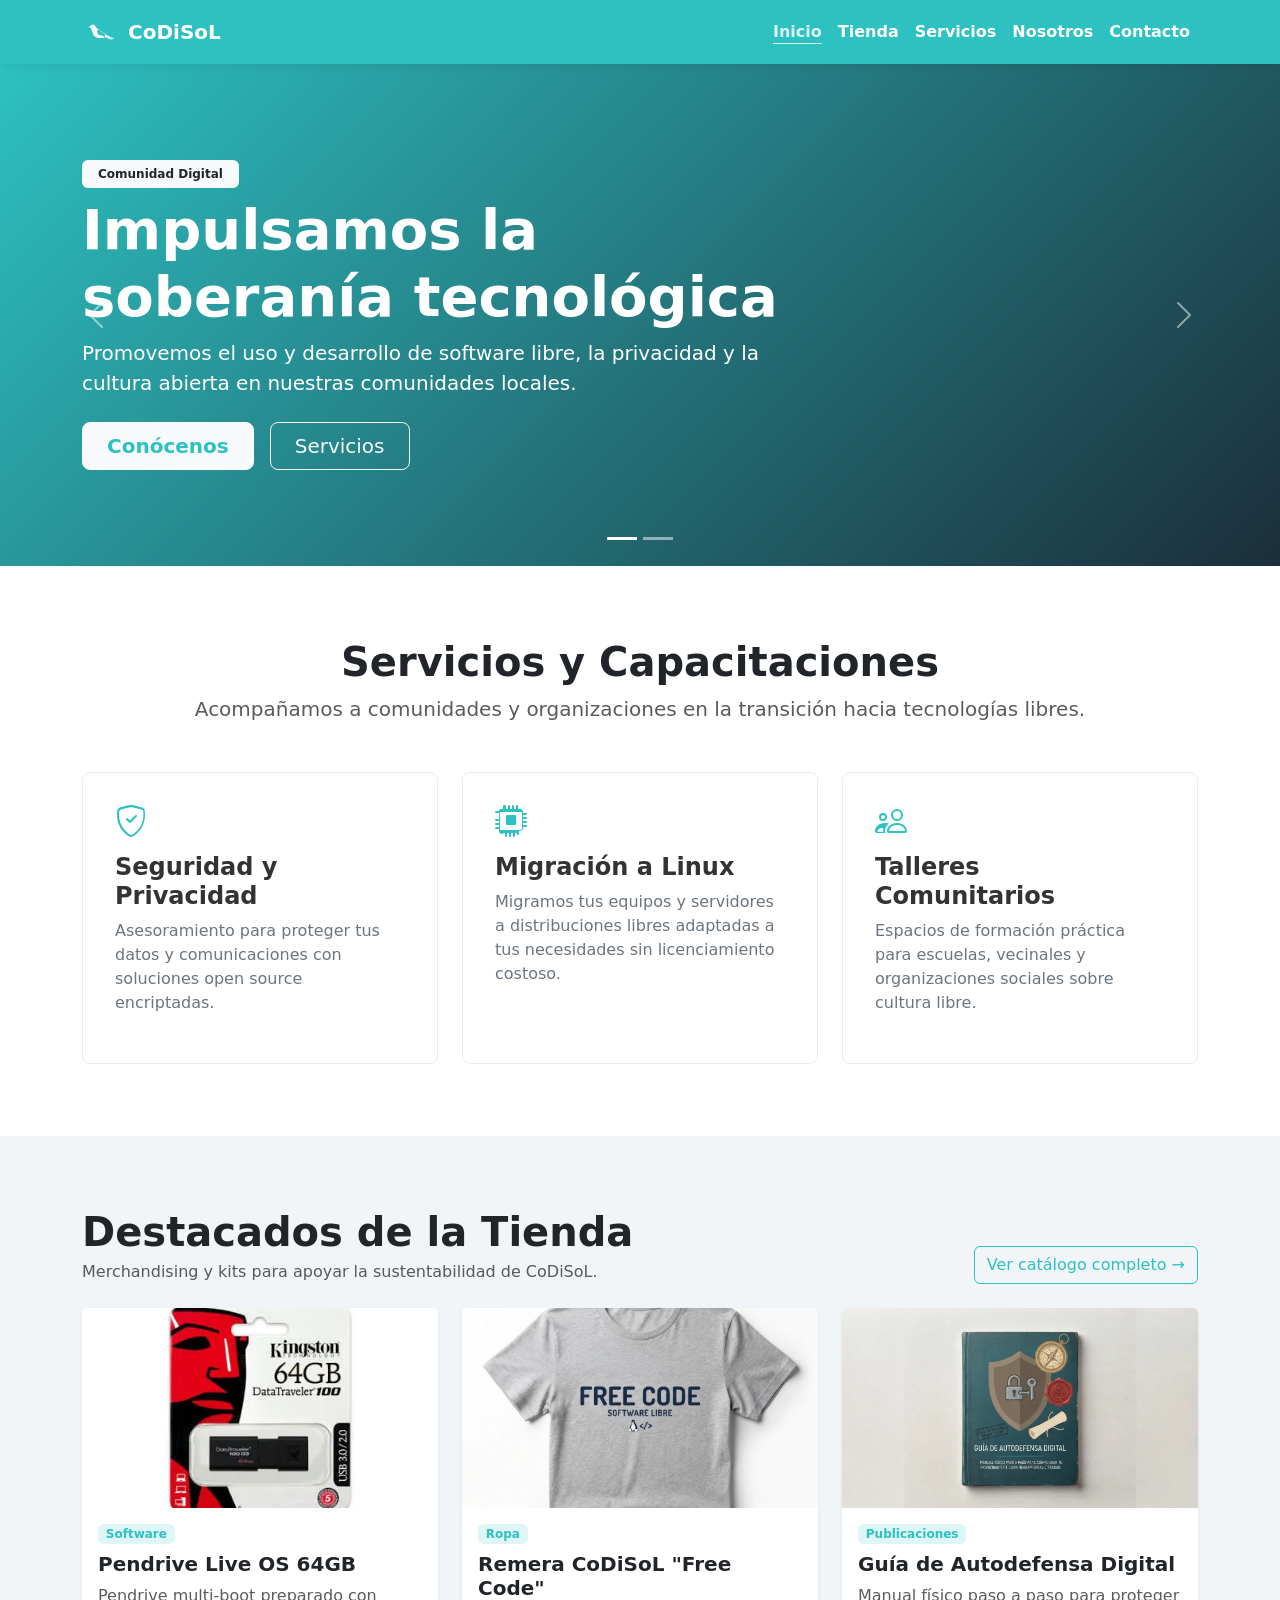
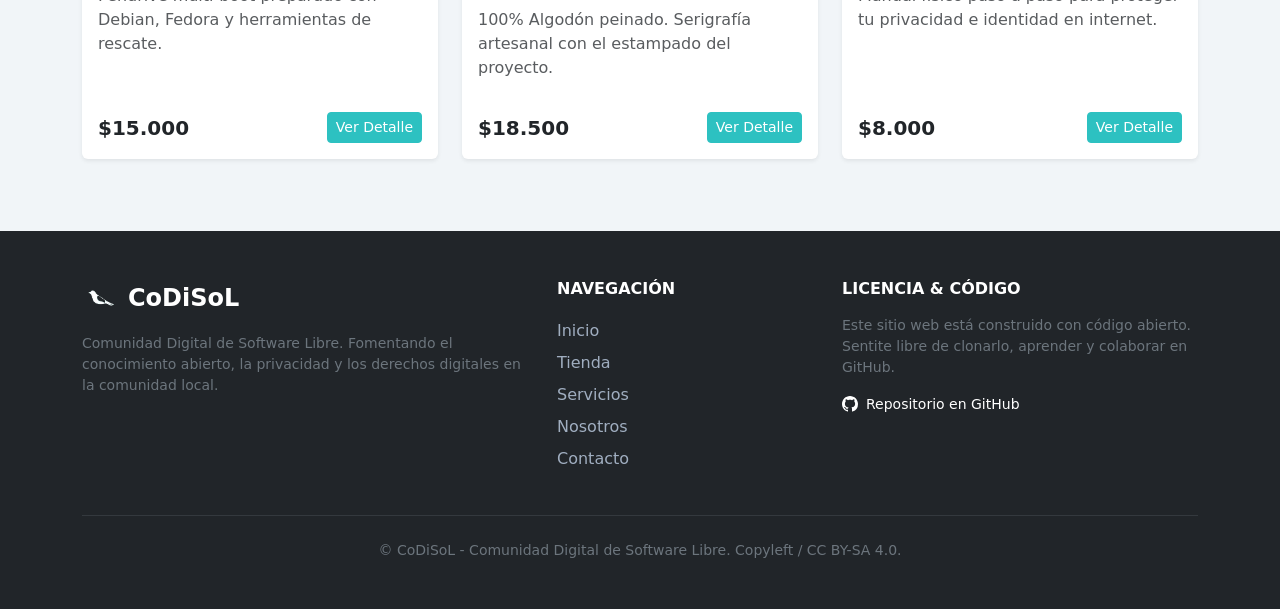
<file: index.html>
<!DOCTYPE html>
<html lang="es">
<head>
    <meta charset="UTF-8">
    <meta name="viewport" content="width=device-width, initial-scale=1.0">

    <!-- SEO Básico -->
    <title>CoDiSoL - Comunidad Digital de Software Libre</title>
    <meta name="description" content="Comunidad dedicada a promover la cultura libre, la privacidad, la soberanía tecnológica y el software libre en nuestras comunidades.">
    <meta name="keywords" content="software libre, open source, privacidad, linux, soberania tecnologica, codisol">
    <meta name="author" content="CoDiSoL">
    <link rel="icon" type="image/webp" href="./img/logo.webp">

    <!-- Open Graph (Redes Sociales) -->
    <meta property="og:title" content="CoDiSoL - Comunidad Digital de Software Libre">
    <meta property="og:description" content="Difundimos la cultura libre, privacidad y autonomía digital.">
    <meta property="og:image" content=""> <!-- ahí va la url del github pages despues-->
    <meta property="og:type" content="website">

    <!-- Bootstrap 5 CSS CDN -->
    <link href="https://cdn.jsdelivr.net/npm/bootstrap@5.3.3/dist/css/bootstrap.min.css" rel="stylesheet" integrity="sha384-QWTKZyjpPEjISv5WaRU9OFeRpok6YctnYmDr5pNlyT2bRjXh0JMhjY6hW+ALEwIH" crossorigin="anonymous">

    <!-- Estilos Propios (debe ir DESPUÉS de Bootstrap para sobreescribir) -->
    <link rel="stylesheet" href="./css/style.css">

    <!-- Deferred JS para no bloquear render -->
    <script src="./js/main.js" defer></script>
</head>
<body>

    <header class="sticky-top">
        <nav class="navbar navbar-expand-lg custom-navbar">
            <div class="container">
                <a class="navbar-brand d-flex align-items-center gap-2" href="index.html">
                    <img src="./img/logo-transparente.webp" alt="Logo de CoDiSoL - Comunidad Digital de Software Libre" class="logo-img">
                    <span class="brand-text fw-bold">CoDiSoL</span>
                </a>

                <button class="navbar-toggler border-0 shadow-none" type="button" data-bs-toggle="collapse" data-bs-target="#navbarNav" aria-controls="navbarNav" aria-expanded="false" aria-label="Toggle navigation">
                    <span class="navbar-toggler-icon"></span>
                </button>

                <div class="collapse navbar-collapse" id="navbarNav">
                    <ul class="navbar-nav ms-auto text-center py-2 py-lg-0 fw-semibold">
                        <li class="nav-item">
                            <a class="nav-link active" aria-current="page" href="index.html">Inicio</a>
                        </li>
                        <li class="nav-item">
                            <a class="nav-link" href="tienda.html">Tienda</a>
                        </li>
                        <li class="nav-item">
                            <a class="nav-link" href="servicios.html">Servicios</a>
                        </li>
                        <li class="nav-item">
                            <a class="nav-link" href="nosotros.html">Nosotros</a>
                        </li>
                        <li class="nav-item">
                            <a class="nav-link" href="contacto.html">Contacto</a>
                        </li>
                    </ul>
                </div>
            </div>
        </nav>
    </header>

    <main>
            <!-- 1. Hero Section con Carrusel de Bootstrap -->
            <section class="hero-section text-white">
                <div id="heroCarousel" class="carousel slide carousel-fade" data-bs-ride="carousel">
                    <div class="carousel-indicators">
                        <button type="button" data-bs-target="#heroCarousel" data-bs-slide-to="0" class="active" aria-current="true" aria-label="Slide 1"></button>
                        <button type="button" data-bs-target="#heroCarousel" data-bs-slide-to="1" aria-label="Slide 2"></button>
                    </div>
                    <div class="carousel-inner">
                        <div class="carousel-item active hero-slide-1 py-5">
                            <div class="container text-center text-lg-start py-5">
                                <div class="row align-items-center">
                                    <div class="col-lg-8">
                                        <span class="badge bg-light text-dark mb-2 px-3 py-2 fw-semibold">Comunidad Digital</span>
                                        <h1 class="display-4 fw-bold">Impulsamos la soberanía tecnológica</h1>
                                        <p class="lead mb-4">Promovemos el uso y desarrollo de software libre, la privacidad y la cultura abierta en nuestras comunidades locales.</p>
                                        <div class="d-flex gap-3 justify-content-center justify-content-lg-start">
                                            <a href="nosotros.html" class="btn btn-light btn-lg text-primary-custom fw-bold px-4">Conócenos</a>
                                            <a href="servicios.html" class="btn btn-outline-light btn-lg px-4">Servicios</a>
                                        </div>
                                    </div>
                                </div>
                            </div>
                        </div>
                        <div class="carousel-item hero-slide-2 py-5">
                            <div class="container text-center text-lg-start py-5">
                                <div class="row align-items-center">
                                    <div class="col-lg-8">
                                        <span class="badge bg-light text-dark mb-2 px-3 py-2 fw-semibold">Cultura Libre</span>
                                        <h1 class="display-4 fw-bold">Privacidad y Autonomía Digital</h1>
                                        <p class="lead mb-4">Brindamos talleres, consultorías y herramientas éticas para personas, colectivos y emprendimientos.</p>
                                        <div class="d-flex gap-3 justify-content-center justify-content-lg-start">
                                            <a href="tienda.html" class="btn btn-light btn-lg text-primary-custom fw-bold px-4">Ir a la Tienda</a>
                                            <a href="contacto.html" class="btn btn-outline-light btn-lg px-4">Sumate</a>
                                        </div>
                                    </div>
                                </div>
                            </div>
                        </div>
                    </div>
                    <button class="carousel-control-prev" type="button" data-bs-target="#heroCarousel" data-bs-slide="prev">
                        <span class="carousel-control-prev-icon" aria-hidden="true"></span>
                        <span class="visually-hidden">Anterior</span>
                    </button>
                    <button class="carousel-control-next" type="button" data-bs-target="#heroCarousel" data-bs-slide="next">
                        <span class="carousel-control-next-icon" aria-hidden="true"></span>
                        <span class="visually-hidden">Siguiente</span>
                    </button>
                </div>
            </section>

            <!-- 2. Introducción a Servicios (Flexbox / Grid) -->
            <section class="py-5 bg-white">
                <div class="container py-4">
                    <header class="text-center mb-5">
                        <h2 class="h1 fw-bold text-dark">Servicios y Capacitaciones</h2>
                        <p class="text-muted fs-5">Acompañamos a comunidades y organizaciones en la transición hacia tecnologías libres.</p>
                    </header>

                    <div class="services-grid">
                        <article class="service-card">
                            <div class="icon-wrapper">
                                <svg xmlns="http://www.w3.org/2000/svg" width="32" height="32" fill="currentColor" class="bi bi-shield-check" viewBox="0 0 16 16">
                                    <path d="M5.338 1.59a61 61 0 0 0-2.837.856.48.48 0 0 0-.328.39c-.554 4.157.726 7.19 2.253 9.188a10.7 10.7 0 0 0 2.287 2.233c.346.244.652.42.893.533q.18.085.293.126a1 1 0 0 0 .157.045q.038.007.073.007c.035 0 .06-.002.073-.007a1 1 0 0 0 .157-.045q.113-.041.293-.126c.241-.113.547-.29.893-.533a10.7 10.7 0 0 0 2.287-2.233c1.527-1.997 2.807-5.031 2.253-9.188a.48.48 0 0 0-.328-.39c-.651-.213-1.75-.56-2.837-.855C9.552 1.29 8.531 1.067 8 1.067c-.53 0-1.552.223-2.662.523zM5.072.56C6.157.265 7.31 0 8 0s1.843.265 2.928.56c1.11.3 2.229.655 2.887.87a1.5 1.5 0 0 1 1.044 1.262c.596 4.477-.787 7.795-2.465 9.99a11.7 11.7 0 0 1-2.517 2.453 7 7 0 0 1-1.048.625c-.28.132-.581.24-.829.24s-.548-.108-.829-.24a7 7 0 0 1-1.048-.625 11.7 11.7 0 0 1-2.517-2.453C1.928 10.487.545 7.169 1.141 2.692A1.5 1.5 0 0 1 2.185 1.43C2.843 1.215 3.962.86 5.072.56"/>
                                    <path d="M10.854 5.146a.5.5 0 0 1 0 .708l-3 3a.5.5 0 0 1-.708 0l-1.5-1.5a.5.5 0 1 1 .708-.708L7.5 7.793l2.646-2.647a.5.5 0 0 1 .708 0"/>
                                </svg>
                            </div>
                            <h3 class="h4 fw-semibold mt-3">Seguridad y Privacidad</h3>
                            <p class="text-secondary">Asesoramiento para proteger tus datos y comunicaciones con soluciones open source encriptadas.</p>
                        </article>

                        <article class="service-card">
                            <div class="icon-wrapper">
                                <svg xmlns="http://www.w3.org/2000/svg" width="32" height="32" fill="currentColor" class="bi bi-cpu" viewBox="0 0 16 16">
                                    <path d="M5 0a.5.5 0 0 1 .5.5V2h1V.5a.5.5 0 0 1 1 0V2h1V.5a.5.5 0 0 1 1 0V2h1V.5a.5.5 0 0 1 1 0V2h.5A1.5 1.5 0 0 1 14 3.5V4h1.5a.5.5 0 0 1 0 1H14v1h1.5a.5.5 0 0 1 0 1H14v1h1.5a.5.5 0 0 1 0 1H14v1h1.5a.5.5 0 0 1 0 1H14v.5a1.5 1.5 0 0 1-1.5 1.5H12v1.5a.5.5 0 0 1-1 0V14h-1v1.5a.5.5 0 0 1-1 0V14h-1v1.5a.5.5 0 0 1-1 0V14h-1v1.5a.5.5 0 0 1-1 0V14h-.5A1.5 1.5 0 0 1 2 12.5V12H.5a.5.5 0 0 1 0-1H2v-1H.5a.5.5 0 0 1 0-1H2v-1H.5a.5.5 0 0 1 0-1H2V4H.5a.5.5 0 0 1 0-1H2v-.5A1.5 1.5 0 0 1 3.5 2H4V.5a.5.5 0 0 1 .5-.5M3 3.5a.5.5 0 0 0-.5.5v8a.5.5 0 0 0 .5.5h10a.5.5 0 0 0 .5-.5V4a.5.5 0 0 0-.5-.5z"/>
                                    <path d="M5.5 5.5A.5.5 0 0 1 6 5h4a.5.5 0 0 1 .5.5v4a.5.5 0 0 1-.5.5H6a.5.5 0 0 1-.5-.5z"/>
                                </svg>
                            </div>
                            <h3 class="h4 fw-semibold mt-3">Migración a Linux</h3>
                            <p class="text-secondary">Migramos tus equipos y servidores a distribuciones libres adaptadas a tus necesidades sin licenciamiento costoso.</p>
                        </article>

                        <article class="service-card">
                            <div class="icon-wrapper">
                                <svg xmlns="http://www.w3.org/2000/svg" width="32" height="32" fill="currentColor" class="bi bi-people" viewBox="0 0 16 16">
                                    <path d="M15 14s1 0 1-1-1-4-5-4-5 3-5 4 1 1 1 1zm-7.978-1L7 12.996c.001-.264.167-1.03.76-1.72C8.312 10.629 9.282 10 11 10c1.717 0 2.687.63 3.24 1.276.593.69.758 1.457.76 1.72l-.008.004zM11 7a2 2 0 1 0 0-4 2 2 0 0 0 0 4m3-2a3 3 0 1 1-6 0 3 3 0 0 1 6 0M6.936 9.28a6 6 0 0 0-1.23-.247A7 7 0 0 0 5 9c-4 0-5 3-5 4 0 1 1 1 1 1h4.216A2.24 2.24 0 0 1 5 13c0-1.01.377-2.042 1.09-2.904.243-.294.526-.569.846-.816M4.92 10A5.5 5.5 0 0 0 4 12.996c.001.077.018.232.072.417H1.18c.008-.12.062-.43.232-.767C1.727 12.08 2.378 11.5 3.5 11.5c.57 0 1.02.146 1.42.5M4 8a2 2 0 1 0 0-4 2 2 0 0 0 0 4m0-1a1 1 0 1 1 0-2 1 1 0 0 1 0 2"/>
                                </svg>
                            </div>
                            <h3 class="h4 fw-semibold mt-3">Talleres Comunitarios</h3>
                            <p class="text-secondary">Espacios de formación práctica para escuelas, vecinales y organizaciones sociales sobre cultura libre.</p>
                        </article>
                    </div>
                </div>
            </section>

            <!-- 3. Destacados del E-commerce (Grilla CSS Grid + Modals) -->
            <section class="py-5 bg-light-section">
                <div class="container py-4">
                    <header class="d-flex justify-content-between align-items-end mb-4">
                        <div>
                            <h2 class="h1 fw-bold text-dark mb-1">Destacados de la Tienda</h2>
                            <p class="text-muted m-0">Merchandising y kits para apoyar la sustentabilidad de CoDiSoL.</p>
                        </div>
                        <a href="tienda.html" class="btn btn-outline-primary-custom d-none d-md-inline-block">Ver catálogo completo →</a>
                    </header>

                    <div class="products-grid">
                        <!-- Producto 1 -->
                        <article class="card h-100 product-card shadow-sm border-0">
                            <img src="./img/pendrive.webp" class="card-img-top" alt="Pendrive Booteable con Linux Live de CoDiSoL">
                            <div class="card-body d-flex flex-column">
                                <span class="badge bg-celeste-light text-primary-custom mb-2 align-self-start">Software</span>
                                <h3 class="card-title h5 fw-bold">Pendrive Live OS 64GB</h3>
                                <p class="card-text text-muted flex-grow-1">Pendrive multi-boot preparado con Debian, Fedora y herramientas de rescate.</p>
                                <div class="d-flex align-items-center justify-content-between mt-3">
                                    <span class="fs-5 fw-bold text-dark">$15.000</span>
                                    <button class="btn btn-primary-custom btn-sm" data-bs-toggle="modal" data-bs-target="#productModal1">Ver Detalle</button>
                                </div>
                            </div>
                        </article>

                        <!-- Producto 2 -->
                        <article class="card h-100 product-card shadow-sm border-0">
                            <img src="./img/remera.webp" class="card-img-top" alt="Remera CoDiSoL 100% Algodón">
                            <div class="card-body d-flex flex-column">
                                <span class="badge bg-celeste-light text-primary-custom mb-2 align-self-start">Ropa</span>
                                <h3 class="card-title h5 fw-bold">Remera CoDiSoL "Free Code"</h3>
                                <p class="card-text text-muted flex-grow-1">100% Algodón peinado. Serigrafía artesanal con el estampado del proyecto.</p>
                                <div class="d-flex align-items-center justify-content-between mt-3">
                                    <span class="fs-5 fw-bold text-dark">$18.500</span>
                                    <button class="btn btn-primary-custom btn-sm" data-bs-toggle="modal" data-bs-target="#productModal1">Ver Detalle</button>
                                </div>
                            </div>
                        </article>

                        <!-- Producto 3 -->
                        <article class="card h-100 product-card shadow-sm border-0">
                            <img src="./img/guia.webp" class="card-img-top" alt="Guía Impresa de Autodefensa Digital">
                            <div class="card-body d-flex flex-column">
                                <span class="badge bg-celeste-light text-primary-custom mb-2 align-self-start">Publicaciones</span>
                                <h3 class="card-title h5 fw-bold">Guía de Autodefensa Digital</h3>
                                <p class="card-text text-muted flex-grow-1">Manual físico paso a paso para proteger tu privacidad e identidad en internet.</p>
                                <div class="d-flex align-items-center justify-content-between mt-3">
                                    <span class="fs-5 fw-bold text-dark">$8.000</span>
                                    <button class="btn btn-primary-custom btn-sm" data-bs-toggle="modal" data-bs-target="#productModal1">Ver Detalle</button>
                                </div>
                            </div>
                        </article>
                    </div>

                    <div class="text-center mt-4 d-md-none">
                        <a href="tienda.html" class="btn btn-outline-primary-custom w-100">Ver catálogo completo →</a>
                    </div>
                </div>
            </section>

            <!-- Modal de Producto (Bootstrap Component 2) -->
            <div class="modal fade" id="productModal1" tabindex="-1" aria-labelledby="productModal1Label" aria-hidden="true">
                <div class="modal-dialog modal-dialog-centered">
                    <div class="modal-content border-0">
                        <div class="modal-header border-0 pb-0">
                            <h1 class="modal-title fs-5 fw-bold" id="productModal1Label">Detalle del Producto</h1>
                            <button type="button" class="btn-close" data-bs-dismiss="modal" aria-label="Cerrar"></button>
                        </div>
                        <div class="modal-body">
                            <p class="text-muted">Todos nuestros insumos son producidos colaborativamente para financiar talleres gratuitos en la comunidad.</p>
                            <ul class="text-secondary small">
                                <li>Formatos y licencias 100% abiertas.</li>
                                <li>Soporte técnico directo de la comunidad CoDiSoL.</li>
                                <li>Envíos locales o retiro en puntos comunitarios.</li>
                            </ul>
                        </div>
                        <div class="modal-footer border-0">
                            <button type="button" class="btn btn-secondary btn-sm" data-bs-dismiss="modal">Cerrar</button>
                            <a href="contacto.html" class="btn btn-primary-custom btn-sm">Consultar / Encargar</a>
                        </div>
                    </div>
                </div>
            </div>
        </main>

        <!-- Footer Semántico -->
        <footer class="bg-dark text-white py-5 mt-auto">
            <div class="container">
                <div class="row g-4">
                    <div class="col-lg-5 col-md-6">
                        <div class="d-flex align-items-center gap-2 mb-3">
                            <img src="./img/logo-transparente.webp" alt="Logo de CoDiSoL" class="logo-img">
                            <span class="fs-4 fw-bold">CoDiSoL</span>
                        </div>
                        <p class="text-secondary small">Comunidad Digital de Software Libre. Fomentando el conocimiento abierto, la privacidad y los derechos digitales en la comunidad local.</p>
                    </div>
                    <div class="col-lg-3 col-md-6">
                        <h4 class="h6 fw-bold text-uppercase mb-3">Navegación</h4>
                        <ul class="list-unstyled footer-links">
                            <li><a href="index.html">Inicio</a></li>
                            <li><a href="tienda.html">Tienda</a></li>
                            <li><a href="servicios.html">Servicios</a></li>
                            <li><a href="nosotros.html">Nosotros</a></li>
                            <li><a href="contacto.html">Contacto</a></li>
                        </ul>
                    </div>
                    <div class="col-lg-4 col-md-12">
                        <h4 class="h6 fw-bold text-uppercase mb-3">Licencia & Código</h4>
                        <p class="text-secondary small">Este sitio web está construido con código abierto. Sentite libre de clonarlo, aprender y colaborar en GitHub.</p>
                        <div>
                            <a href="https://github.com" target="_blank" rel="noopener noreferrer" class="text-white text-decoration-none small d-inline-flex align-items-center gap-2">
                                <svg xmlns="http://www.w3.org/2000/svg" width="16" height="16" fill="currentColor" class="bi bi-github" viewBox="0 0 16 16">
                                    <path d="M8 0C3.58 0 0 3.58 0 8c0 3.54 2.29 6.53 5.47 7.59.4.07.55-.17.55-.38 0-.19-.01-.82-.01-1.49-2.01.37-2.53-.49-2.69-.94-.09-.23-.48-.94-.82-1.13-.28-.15-.68-.52-.01-.53.63-.01 1.08.58 1.23.82.72 1.21 1.87.87 2.33.66.07-.52.28-.87.51-1.07-1.78-.2-3.64-.89-3.64-3.95 0-.87.31-1.59.82-2.15-.08-.2-.36-1.02.08-2.12 0 0 .67-.21 2.2.82.64-.18 1.32-.27 2-.27s1.36.09 2 .27c1.53-1.04 2.2-.82 2.2-.82.44 1.1.16 1.92.08 2.12.51.56.82 1.28.82 2.15 0 3.07-1.87 3.75-3.65 3.95.29.25.54.73.54 1.48 0 1.07-.01 1.93-.01 2.2 0 .21.15.46.55.38A8.01 8.01 0 0 0 16 8c0-4.42-3.58-8-8-8"/>
                                </svg>
                                Repositorio en GitHub
                            </a>
                        </div>
                    </div>
                </div>
                <hr class="my-4 border-secondary opacity-25">
                <div class="text-center text-secondary small">
                    &copy; CoDiSoL - Comunidad Digital de Software Libre. Copyleft / CC BY-SA 4.0.
                </div>
            </div>
        </footer>

    <!-- Bootstrap JS (necesario para el menú hamburguesa móvil) -->
    <script src="https://cdn.jsdelivr.net/npm/bootstrap@5.3.3/dist/js/bootstrap.bundle.min.js" integrity="sha384-YvpcrYf0tY3lHB60NNkmXc5s9fDVZLESaAA55NDzOxhy9GkcIdslK1eN7N6jIeHz" crossorigin="anonymous"></script>
</body>
</html>
</file>
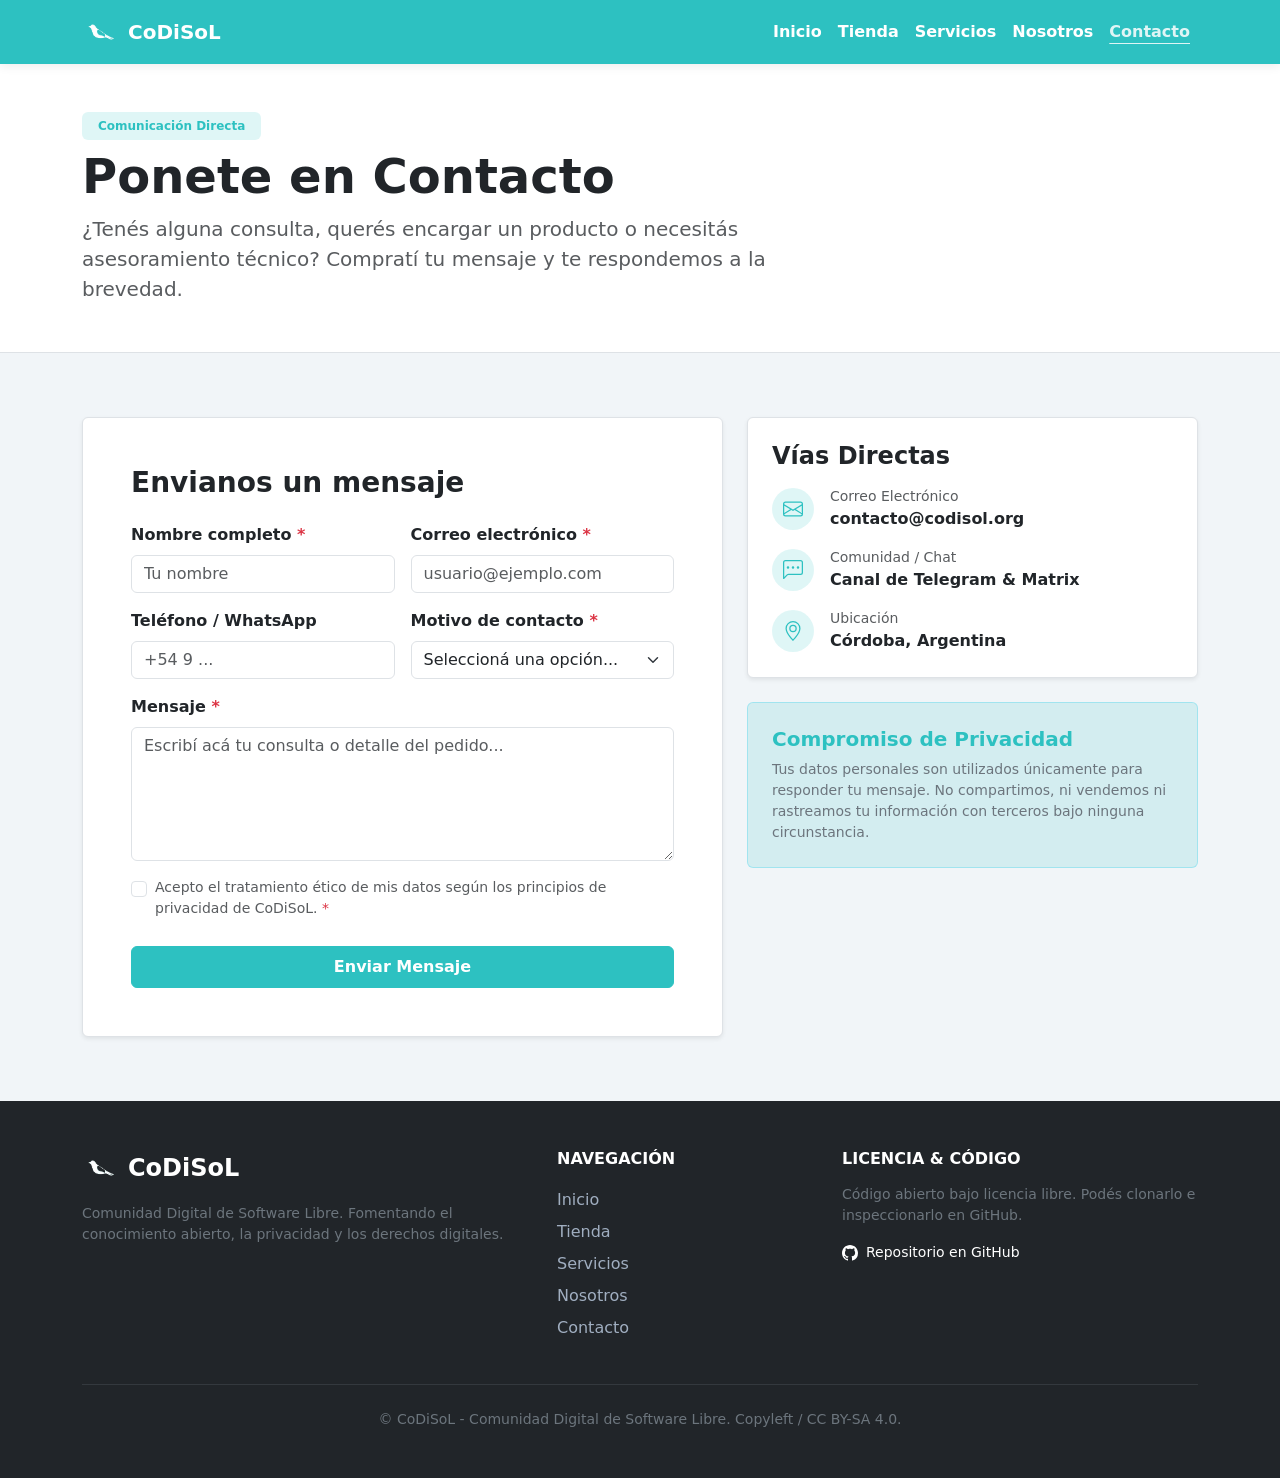
<file: contacto.html>
<!DOCTYPE html>
<html lang="es">
<head>
    <meta charset="UTF-8">
    <meta name="viewport" content="width=device-width, initial-scale=1.0">

    <!-- SEO Básico -->
    <title>Contacto - CoDiSoL</title>
    <meta name="description" content="Escribinos para hacer consultas sobre software libre, encargar insumos de la tienda, solicitar asesoramiento técnico o sumarte a la comunidad CoDiSoL.">
    <meta name="keywords" content="contacto codisol, consultas gnu linux, encargar mousepad, ayuda software libre, soporte local">

    <!-- Open Graph -->
    <meta property="og:title" content="Contacto - CoDiSoL">
    <meta property="og:description" content="Ponete en contacto con CoDiSoL para consultas, asesorías o encargos.">
    <meta property="og:image" content="./img/logo.webp">
    <meta property="og:type" content="website">
    <link rel="icon" type="image/webp" href="./img/logo.webp">

    <!-- Bootstrap 5 CSS CDN -->
    <link href="https://cdn.jsdelivr.net/npm/bootstrap@5.3.3/dist/css/bootstrap.min.css" rel="stylesheet" integrity="sha384-QWTKZyjpPEjISv5WaRU9OFeRpok6YctnYmDr5pNlyT2bRjXh0JMhjY6hW+ALEwIH" crossorigin="anonymous">

    <!-- Estilos Propios -->
    <link rel="stylesheet" href="./css/style.css">

    <!-- Deferred JS -->
    <script src="./js/main.js" defer></script>
</head>
<body>

    <!-- Header / Navbar -->
    <header class="sticky-top">
        <nav class="navbar navbar-expand-lg custom-navbar">
            <div class="container">
                <a class="navbar-brand d-flex align-items-center gap-2" href="index.html">
                    <img src="./img/logo-transparente.webp" alt="Logo de CoDiSoL" class="logo-img">
                    <span class="brand-text fw-bold">CoDiSoL</span>
                </a>

                <button class="navbar-toggler border-0 shadow-none" type="button" data-bs-toggle="collapse" data-bs-target="#navbarNav" aria-controls="navbarNav" aria-expanded="false" aria-label="Toggle navigation">
                    <span class="navbar-toggler-icon"></span>
                </button>

                <div class="collapse navbar-collapse" id="navbarNav">
                    <ul class="navbar-nav ms-auto text-center py-2 py-lg-0 fw-semibold">
                        <li class="nav-item">
                            <a class="nav-link" href="index.html">Inicio</a>
                        </li>
                        <li class="nav-item">
                            <a class="nav-link" href="tienda.html">Tienda</a>
                        </li>
                        <li class="nav-item">
                            <a class="nav-link" href="servicios.html">Servicios</a>
                        </li>
                        <li class="nav-item">
                            <a class="nav-link" href="nosotros.html">Nosotros</a>
                        </li>
                        <li class="nav-item">
                            <a class="nav-link active" aria-current="page" href="contacto.html">Contacto</a>
                        </li>
                    </ul>
                </div>
            </div>
        </nav>
    </header>

    <main>
        <!-- Encabezado de Sección -->
        <section class="py-5 bg-white border-bottom">
            <div class="container">
                <div class="row align-items-center">
                    <div class="col-lg-8">
                        <span class="badge bg-celeste-light text-primary-custom mb-2 px-3 py-2 fw-semibold">Comunicación Directa</span>
                        <h1 class="fw-bold text-dark display-5">Ponete en Contacto</h1>
                        <p class="text-muted fs-5 mt-2 mb-0">¿Tenés alguna consulta, querés encargar un producto o necesitás asesoramiento técnico? Compratí tu mensaje y te respondemos a la brevedad.</p>
                    </div>
                </div>
            </div>
        </section>

        <!-- Formulario y Vías de Contacto -->
        <section class="py-5 bg-light-section">
            <div class="container py-3">
                <div class="row g-4">

                    <!-- Columna Izquierda: Formulario de Contacto -->
                    <div class="col-lg-7">
                        <div class="bg-white p-4 p-md-5 rounded shadow-sm border">
                            <h2 class="h3 fw-bold text-dark mb-4">Envianos un mensaje</h2>

                            <form action="#" method="POST" id="contactForm" novalidate>
                                <div class="row g-3">
                                    <!-- Nombre Completo -->
                                    <div class="col-md-6">
                                        <label for="nombre" class="form-label fw-semibold text-dark">Nombre completo <span class="text-danger">*</span></label>
                                        <input type="text" class="form-control" id="nombre" name="nombre" placeholder="Tu nombre" required minlength="3">
                                        <div class="invalid-feedback">Por favor, ingresá tu nombre (mínimo 3 caracteres).</div>
                                    </div>

                                    <!-- Correo Electrónico -->
                                    <div class="col-md-6">
                                        <label for="email" class="form-label fw-semibold text-dark">Correo electrónico <span class="text-danger">*</span></label>
                                        <input type="email" class="form-control" id="email" name="email" placeholder="usuario@ejemplo.com" required>
                                        <div class="invalid-feedback">Ingresá un correo electrónico válido.</div>
                                    </div>

                                    <!-- Teléfono / WhatsApp -->
                                    <div class="col-md-6">
                                        <label for="telefono" class="form-label fw-semibold text-dark">Teléfono / WhatsApp</label>
                                        <input type="tel" class="form-control" id="telefono" name="telefono" placeholder="+54 9 ...">
                                    </div>

                                    <!-- Motivo de Consulta -->
                                    <div class="col-md-6">
                                        <label for="motivo" class="form-label fw-semibold text-dark">Motivo de contacto <span class="text-danger">*</span></label>
                                        <select class="form-select" id="motivo" name="motivo" required>
                                            <option value="" selected disabled>Seleccioná una opción...</option>
                                            <option value="consulta">Consulta General</option>
                                            <option value="tienda">Encargo de Tienda / Merch</option>
                                            <option value="servicios">Asesoría / Migración a Linux</option>
                                            <option value="talleres">Talleres y Capacitaciones</option>
                                        </select>
                                        <div class="invalid-feedback">Por favor, seleccioná un motivo.</div>
                                    </div>

                                    <!-- Mensaje -->
                                    <div class="col-12">
                                        <label for="mensaje" class="form-label fw-semibold text-dark">Mensaje <span class="text-danger">*</span></label>
                                        <textarea class="form-control" id="mensaje" name="mensaje" rows="5" placeholder="Escribí acá tu consulta o detalle del pedido..." required minlength="10"></textarea>
                                        <div class="invalid-feedback">Escribí un mensaje de al menos 10 caracteres.</div>
                                    </div>

                                    <!-- Términos y Condiciones -->
                                    <div class="col-12">
                                        <div class="form-check">
                                            <input class="form-check-input" type="checkbox" id="aceptoTerminos" required>
                                            <label class="form-check-label text-muted small" for="aceptoTerminos">
                                                Acepto el tratamiento ético de mis datos según los principios de privacidad de CoDiSoL. <span class="text-danger">*</span>
                                            </label>
                                            <div class="invalid-feedback">Debés aceptar las condiciones para enviar.</div>
                                        </div>
                                    </div>

                                    <!-- Botón Enviar -->
                                    <div class="col-12 pt-2">
                                        <button type="submit" class="btn btn-primary-custom w-100 py-2 fw-semibold">Enviar Mensaje</button>
                                    </div>
                                </div>
                            </form>
                        </div>
                    </div>

                    <!-- Columna Derecha: Canales Directos e Información -->
                    <div class="col-lg-5">
                        <div class="d-flex flex-column gap-4">

                            <!-- Canales de comunicación -->
                            <article class="bg-white p-4 rounded shadow-sm border">
                                <h2 class="h4 fw-bold text-dark mb-3">Vías Directas</h2>
                                <ul class="list-unstyled d-flex flex-column gap-3 m-0">
                                    <li class="d-flex align-items-center gap-3">
                                        <div class="contact-icon-box">
                                            <svg xmlns="http://www.w3.org/2000/svg" width="20" height="20" fill="currentColor" class="bi bi-envelope" viewBox="0 0 16 16">
                                                <path d="M0 4a2 2 0 0 1 2-2h12a2 2 0 0 1 2 2v8a2 2 0 0 1-2 2H2a2 2 0 0 1-2-2zm2-1a1 1 0 0 0-1 1v.217l7 4.2 7-4.2V4a1 1 0 0 0-1-1zm13 2.383-4.708 2.825L15 11.105zm-.034 6.876-5.64-3.471L8 9.583l-1.326-.795-5.64 3.47A1 1 0 0 0 2 13h12a1 1 0 0 0 .966-.741M1 11.105l4.708-2.897L1 5.383z"/>
                                            </svg>
                                        </div>
                                        <div>
                                            <span class="d-block text-muted small">Correo Electrónico</span>
                                            <a href="mailto:contacto@codisol.org" class="fw-semibold text-dark text-decoration-none">contacto@codisol.org</a>
                                        </div>
                                    </li>

                                    <li class="d-flex align-items-center gap-3">
                                        <div class="contact-icon-box">
                                            <svg xmlns="http://www.w3.org/2000/svg" width="20" height="20" fill="currentColor" class="bi bi-chat-left-dots" viewBox="0 0 16 16">
                                                <path d="M14 1a1 1 0 0 1 1 1v8a1 1 0 0 1-1 1H4.414A2 2 0 0 0 3 11.586l-2 2V2a1 1 0 0 1 1-1zM2 0a2 2 0 0 0-2 2v12.793a.5.5 0 0 0 .854.353l2.853-2.853A1 1 0 0 1 4.414 12H14a2 2 0 0 0 2-2V2a2 2 0 0 0-2-2z"/>
                                                <path d="M5 6a1 1 0 1 1-2 0 1 1 0 0 1 2 0m4 0a1 1 0 1 1-2 0 1 1 0 0 1 2 0m4 0a1 1 0 1 1-2 0 1 1 0 0 1 2 0"/>
                                            </svg>
                                        </div>
                                        <div>
                                            <span class="d-block text-muted small">Comunidad / Chat</span>
                                            <span class="fw-semibold text-dark">Canal de Telegram & Matrix</span>
                                        </div>
                                    </li>

                                    <li class="d-flex align-items-center gap-3">
                                        <div class="contact-icon-box">
                                            <svg xmlns="http://www.w3.org/2000/svg" width="20" height="20" fill="currentColor" class="bi bi-geo-alt" viewBox="0 0 16 16">
                                                <path d="M12.166 8.94c-.524 1.062-1.234 2.12-1.96 3.07A32 32 0 0 1 8 14.58a32 32 0 0 1-2.206-2.57c-.726-.95-1.436-2.008-1.96-3.07C3.304 7.867 3 6.862 3 6a5 5 0 0 1 10 0c0 .862-.305 1.867-.834 2.94M8 16s6-5.686 6-10A6 6 0 0 0 2 6c0 4.314 6 10 6 10"/>
                                                <path d="M8 8a2 2 0 1 1 0-4 2 2 0 0 1 0 4m0 1a3 3 0 1 0 0-6 3 3 0 0 0 0 6"/>
                                            </svg>
                                        </div>
                                        <div>
                                            <span class="d-block text-muted small">Ubicación</span>
                                            <span class="fw-semibold text-dark">Córdoba, Argentina</span>
                                        </div>
                                    </li>
                                </ul>
                            </article>

                            <!-- Cuadro informativo -->
                            <article class="bg-celeste-light p-4 rounded border border-info border-opacity-25">
                                <h3 class="h5 fw-bold text-primary-custom mb-2">Compromiso de Privacidad</h3>
                                <p class="text-secondary small mb-0">Tus datos personales son utilizados únicamente para responder tu mensaje. No compartimos, ni vendemos ni rastreamos tu información con terceros bajo ninguna circunstancia.</p>
                            </article>

                        </div>
                    </div>

                </div>
            </div>
        </section>
    </main>

    <!-- Footer Semántico -->
    <footer class="bg-dark text-white py-5 mt-auto">
        <div class="container">
            <div class="row g-4">
                <div class="col-lg-5 col-md-6">
                    <div class="d-flex align-items-center gap-2 mb-3">
                        <img src="./img/logo-transparente.webp" alt="Logo de CoDiSoL" class="logo-img">
                        <span class="fs-4 fw-bold">CoDiSoL</span>
                    </div>
                    <p class="text-secondary small">Comunidad Digital de Software Libre. Fomentando el conocimiento abierto, la privacidad y los derechos digitales.</p>
                </div>
                <div class="col-lg-3 col-md-6">
                    <h3 class="h6 fw-bold text-uppercase mb-3">Navegación</h3>
                    <ul class="list-unstyled footer-links">
                        <li><a href="index.html">Inicio</a></li>
                        <li><a href="tienda.html">Tienda</a></li>
                        <li><a href="servicios.html">Servicios</a></li>
                        <li><a href="nosotros.html">Nosotros</a></li>
                        <li><a href="contacto.html">Contacto</a></li>
                    </ul>
                </div>
                <div class="col-lg-4 col-md-12">
                    <h3 class="h6 fw-bold text-uppercase mb-3">Licencia & Código</h3>
                    <p class="text-secondary small">Código abierto bajo licencia libre. Podés clonarlo e inspeccionarlo en GitHub.</p>
                    <div>
                        <a href="https://github.com" target="_blank" rel="noopener noreferrer" class="text-white text-decoration-none small d-inline-flex align-items-center gap-2">
                            <svg xmlns="http://www.w3.org/2000/svg" width="16" height="16" fill="currentColor" class="bi bi-github" viewBox="0 0 16 16">
                                <path d="M8 0C3.58 0 0 3.58 0 8c0 3.54 2.29 6.53 5.47 7.59.4.07.55-.17.55-.38 0-.19-.01-.82-.01-1.49-2.01.37-2.53-.49-2.69-.94-.09-.23-.48-.94-.82-1.13-.28-.15-.68-.52-.01-.53.63-.01 1.08.58 1.23.82.72 1.21 1.87.87 2.33.66.07-.52.28-.87.51-1.07-1.78-.2-3.64-.89-3.64-3.95 0-.87.31-1.59.82-2.15-.08-.2-.36-1.02.08-2.12 0 0 .67-.21 2.2.82.64-.18 1.32-.27 2-.27s1.36.09 2 .27c1.53-1.04 2.2-.82 2.2-.82.44 1.1.16 1.92.08 2.12.51.56.82 1.28.82 2.15 0 3.07-1.87 3.75-3.65 3.95.29.25.54.73.54 1.48 0 1.07-.01 1.93-.01 2.2 0 .21.15.46.55.38A8.01 8.01 0 0 0 16 8c0-4.42-3.58-8-8-8"/>
                            </svg>
                            Repositorio en GitHub
                        </a>
                    </div>
                </div>
            </div>
            <hr class="my-4 border-secondary opacity-25">
            <div class="text-center text-secondary small">
                &copy; CoDiSoL - Comunidad Digital de Software Libre. Copyleft / CC BY-SA 4.0.
            </div>
        </div>
    </footer>

    <!-- Bootstrap Bundle JS -->
    <script src="https://cdn.jsdelivr.net/npm/bootstrap@5.3.3/dist/js/bootstrap.bundle.min.js" integrity="sha384-YvpcrYf0tY3lHB60NNkmXc5s9fDVZLESaAA55NDzOxhy9GkcIdslK1eN7N6jIeHz" crossorigin="anonymous"></script>
</body>
</html>
</file>
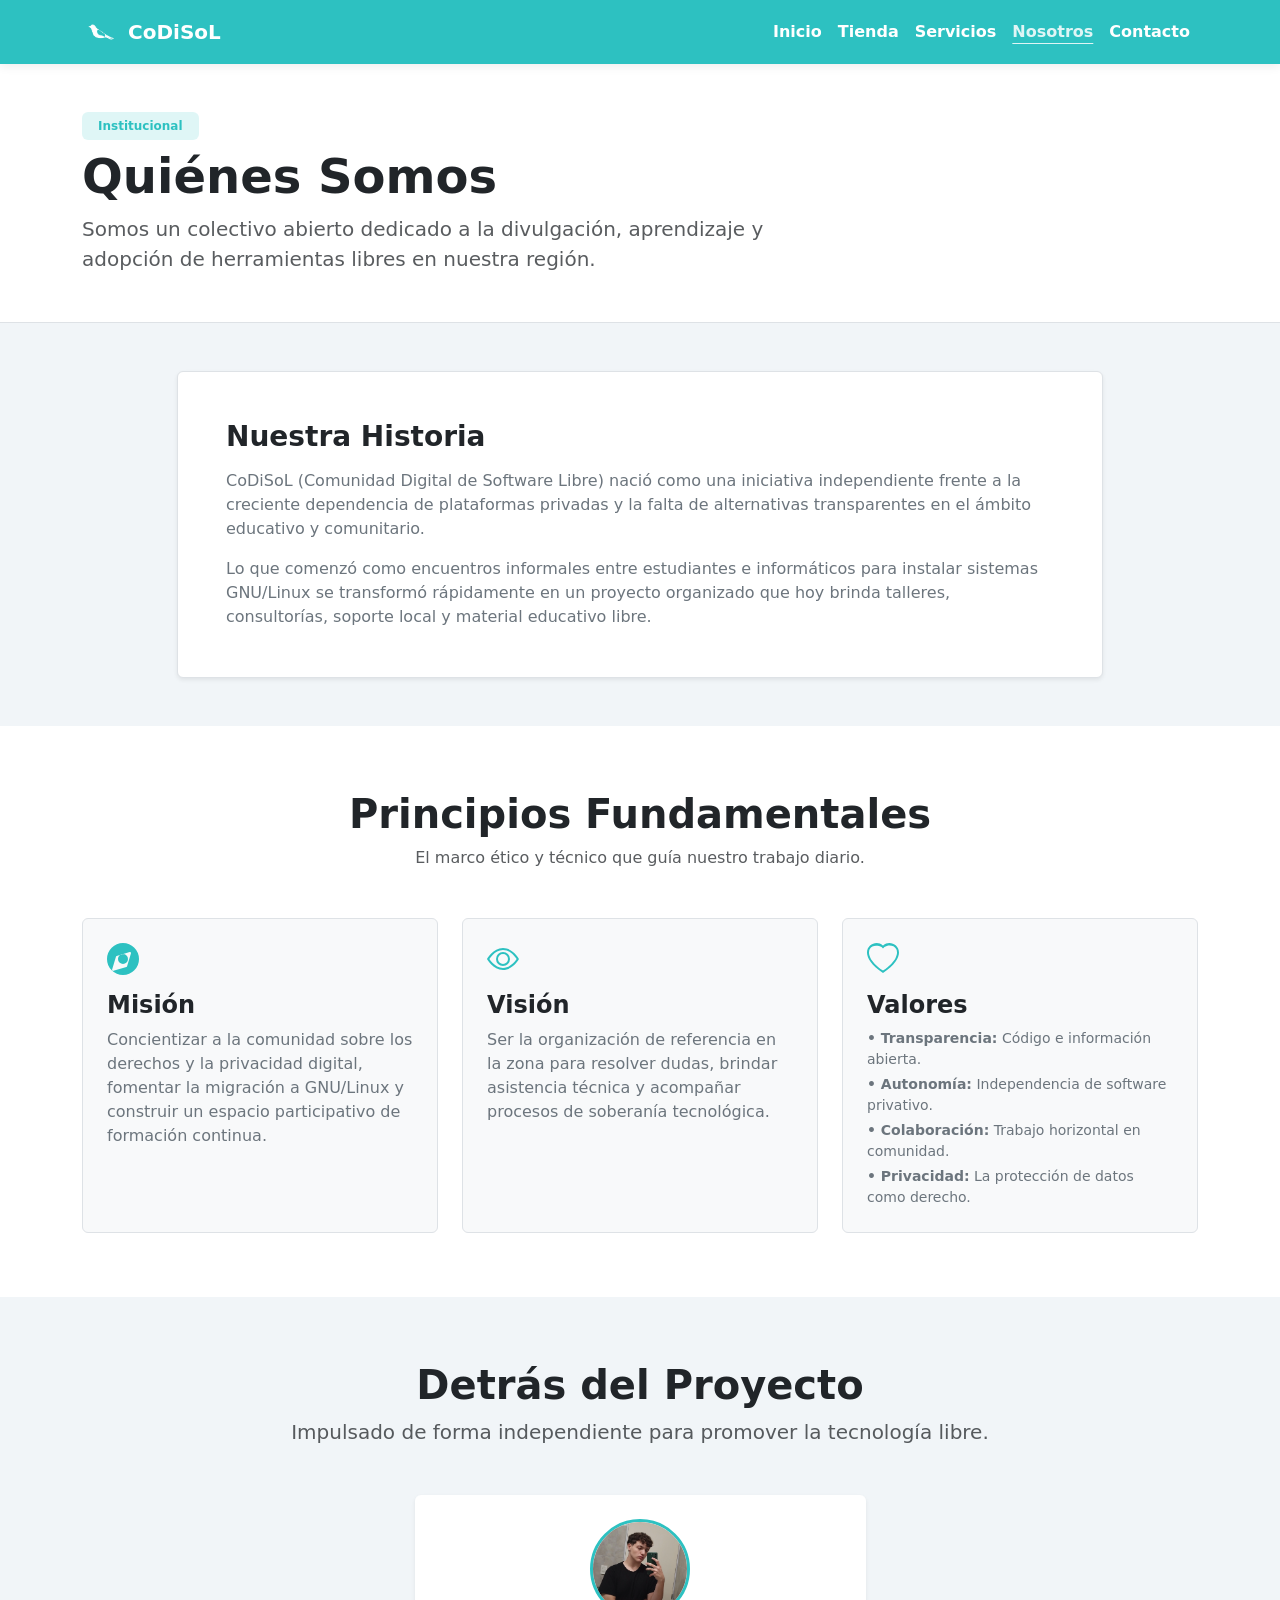
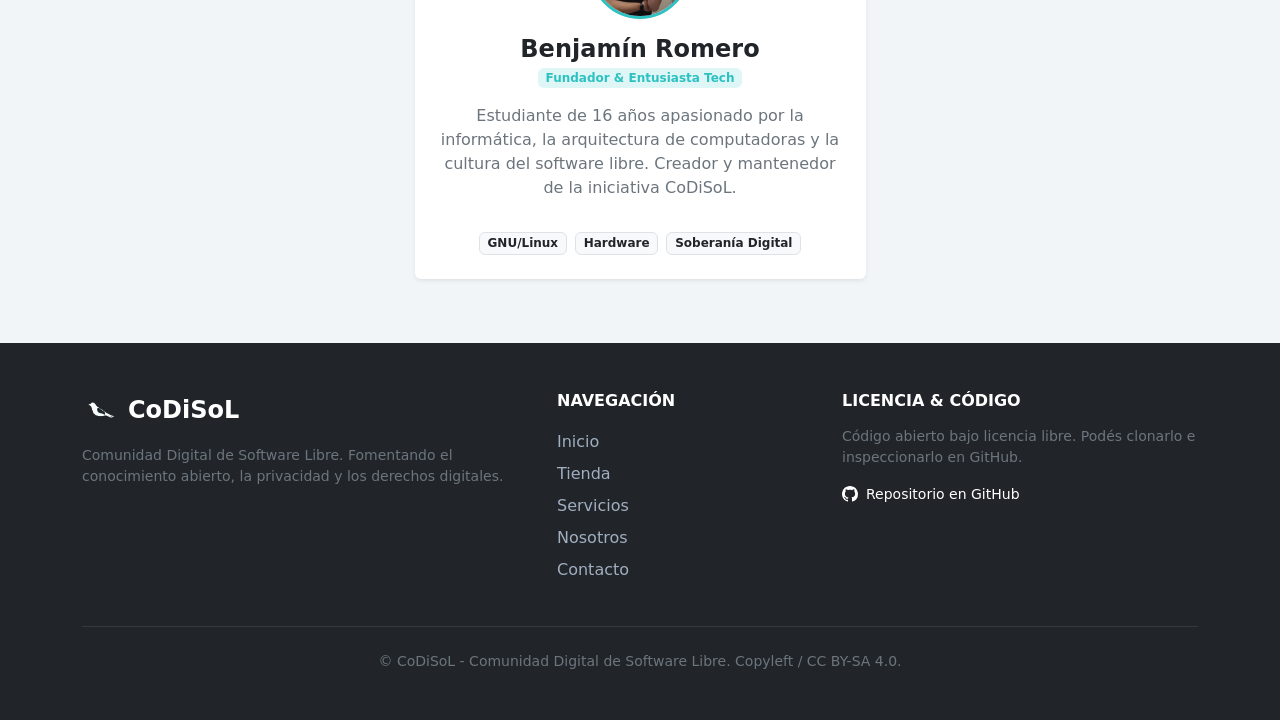
<file: nosotros.html>
<!DOCTYPE html>
<html lang="es">
<head>
    <meta charset="UTF-8">
    <meta name="viewport" content="width=device-width, initial-scale=1.0">

    <!-- SEO Básico -->
    <title>Nosotros - CoDiSoL</title>
    <meta name="description" content="Conocé la historia, misión, visión, valores y equipo de trabajo detrás de CoDiSoL (Comunidad Digital de Software Libre).">
    <meta name="keywords" content="nosotros codisol, comunidad software libre, gnu linux local, equipo codisol, derechos digitales">

    <!-- Open Graph -->
    <meta property="og:title" content="Sobre CoDiSoL - Comunidad Digital de Software Libre">
    <meta property="og:description" content="Impulsamos la soberanía tecnológica, la privacidad y la formación comunitaria en software libre.">
    <meta property="og:image" content="./img/logo.webp">
    <meta property="og:type" content="website">
    <link rel="icon" type="image/webp" href="./img/logo.webp">

    <!-- Bootstrap 5 CSS CDN -->
    <link href="https://cdn.jsdelivr.net/npm/bootstrap@5.3.3/dist/css/bootstrap.min.css" rel="stylesheet" integrity="sha384-QWTKZyjpPEjISv5WaRU9OFeRpok6YctnYmDr5pNlyT2bRjXh0JMhjY6hW+ALEwIH" crossorigin="anonymous">

    <!-- Estilos Propios -->
    <link rel="stylesheet" href="./css/style.css">

    <!-- Deferred JS -->
    <script src="./js/main.js" defer></script>
</head>
<body>

    <!-- Header / Navbar -->
    <header class="sticky-top">
        <nav class="navbar navbar-expand-lg custom-navbar">
            <div class="container">
                <a class="navbar-brand d-flex align-items-center gap-2" href="index.html">
                    <img src="./img/logo-transparente.webp" alt="Logo de CoDiSoL" class="logo-img">
                    <span class="brand-text fw-bold">CoDiSoL</span>
                </a>

                <button class="navbar-toggler border-0 shadow-none" type="button" data-bs-toggle="collapse" data-bs-target="#navbarNav" aria-controls="navbarNav" aria-expanded="false" aria-label="Toggle navigation">
                    <span class="navbar-toggler-icon"></span>
                </button>

                <div class="collapse navbar-collapse" id="navbarNav">
                    <ul class="navbar-nav ms-auto text-center py-2 py-lg-0 fw-semibold">
                        <li class="nav-item">
                            <a class="nav-link" href="index.html">Inicio</a>
                        </li>
                        <li class="nav-item">
                            <a class="nav-link" href="tienda.html">Tienda</a>
                        </li>
                        <li class="nav-item">
                            <a class="nav-link" href="servicios.html">Servicios</a>
                        </li>
                        <li class="nav-item">
                            <a class="nav-link active" aria-current="page" href="nosotros.html">Nosotros</a>
                        </li>
                        <li class="nav-item">
                            <a class="nav-link" href="contacto.html">Contacto</a>
                        </li>
                    </ul>
                </div>
            </div>
        </nav>
    </header>

    <main>
        <!-- Encabezado institucional -->
        <section class="py-5 bg-white border-bottom">
            <div class="container">
                <div class="row align-items-center">
                    <div class="col-lg-8">
                        <span class="badge bg-celeste-light text-primary-custom mb-2 px-3 py-2 fw-semibold">Institucional</span>
                        <h1 class="fw-bold text-dark display-5">Quiénes Somos</h1>
                        <p class="text-muted fs-5 mt-2 mb-0">Somos un colectivo abierto dedicado a la divulgación, aprendizaje y adopción de herramientas libres en nuestra región.</p>
                    </div>
                </div>
            </div>
        </section>

        <!-- Reseña Histórica -->
        <section class="py-5 bg-light-section">
            <div class="container">
                <div class="row justify-content-center">
                    <div class="col-lg-10">
                        <article class="bg-white p-4 p-md-5 rounded shadow-sm border">
                            <h2 class="fw-bold text-dark h3 mb-3">Nuestra Historia</h2>
                            <p class="text-secondary leading-relaxed">CoDiSoL (Comunidad Digital de Software Libre) nació como una iniciativa independiente frente a la creciente dependencia de plataformas privadas y la falta de alternativas transparentes en el ámbito educativo y comunitario.</p>
                            <p class="text-secondary leading-relaxed m-0">Lo que comenzó como encuentros informales entre estudiantes e informáticos para instalar sistemas GNU/Linux se transformó rápidamente en un proyecto organizado que hoy brinda talleres, consultorías, soporte local y material educativo libre.</p>
                        </article>
                    </div>
                </div>
            </div>
        </section>

        <!-- Misión, Visión y Valores (CSS Grid) -->
        <section class="py-5 bg-white">
            <div class="container py-3">
                <header class="text-center mb-5">
                    <h2 class="h1 fw-bold text-dark">Principios Fundamentales</h2>
                    <p class="text-muted">El marco ético y técnico que guía nuestro trabajo diario.</p>
                </header>

                <div class="about-pillars-grid">
                    <!-- Misión -->
                    <article class="pillar-card p-4 rounded bg-light border">
                        <div class="pillar-icon mb-3">
                            <svg xmlns="http://www.w3.org/2000/svg" width="32" height="32" fill="currentColor" class="bi bi-compass" viewBox="0 0 16 16">
                                <path d="M8 16A8 8 0 1 0 8 0a8 8 0 0 0 0 16zm3.842-11.353a.48.48 0 0 1 .151.488l-1.95 6.5a.48.48 0 0 1-.341.341l-6.5 1.95a.48.48 0 0 1-.488-.151.48.48 0 0 1-.151-.488l1.95-6.5a.48.48 0 0 1 .341-.341l6.5-1.95a.48.48 0 0 1 .488.151zM10.5 8a2.5 2.5 0 1 1-5 0 2.5 2.5 0 0 1 5 0z"/>
                            </svg>
                        </div>
                        <h3 class="h4 fw-bold text-dark">Misión</h3>
                        <p class="text-secondary m-0">Concientizar a la comunidad sobre los derechos y la privacidad digital, fomentar la migración a GNU/Linux y construir un espacio participativo de formación continua.</p>
                    </article>

                    <!-- Visión -->
                    <article class="pillar-card p-4 rounded bg-light border">
                        <div class="pillar-icon mb-3">
                            <svg xmlns="http://www.w3.org/2000/svg" width="32" height="32" fill="currentColor" class="bi bi-eye" viewBox="0 0 16 16">
                                <path d="M16 8s-3-5.5-8-5.5S0 8 0 8s3 5.5 8 5.5S16 8 16 8M1.173 8a13 13 0 0 1 1.66-2.043C4.12 4.668 5.88 3.5 8 3.5s3.879 1.168 5.168 2.457A13 13 0 0 1 14.828 8q-.086.13-.195.288c-.335.48-.83 1.12-1.465 1.755C11.879 11.332 10.119 12.5 8 12.5s-3.879-1.168-5.168-2.457A13 13 0 0 1 1.172 8z"/>
                                <path d="M8 5.5a2.5 2.5 0 1 0 0 5 2.5 2.5 0 0 0 0-5M4.5 8a3.5 3.5 0 1 1 7 0 3.5 3.5 0 0 1-7 0"/>
                            </svg>
                        </div>
                        <h3 class="h4 fw-bold text-dark">Visión</h3>
                        <p class="text-secondary m-0">Ser la organización de referencia en la zona para resolver dudas, brindar asistencia técnica y acompañar procesos de soberanía tecnológica.</p>
                    </article>

                    <!-- Valores -->
                    <article class="pillar-card p-4 rounded bg-light border">
                        <div class="pillar-icon mb-3">
                            <svg xmlns="http://www.w3.org/2000/svg" width="32" height="32" fill="currentColor" class="bi bi-heart text-primary-custom" viewBox="0 0 16 16">
                                <path d="m8 2.748-.717-.737C5.6 1.281 2.514 0.878 1.4 3.053c-.523 1.023-.641 2.5.314 4.385.92 1.815 2.834 3.989 6.286 6.357 3.452-2.368 5.365-4.542 6.286-6.357.955-1.886.838-3.362.314-4.385C13.486.878 10.4.8 8.717 2.01L8 2.748zM8 15C-7.333 4.868 3.279-3.04 7.824 1.143c.06.055.119.112.176.171a3.12 3.12 0 0 1 .176-.17C12.72-3.042 23.333 4.867 8 15"/>
                            </svg>
                        </div>
                        <h3 class="h4 fw-bold text-dark">Valores</h3>
                        <ul class="text-secondary p-0 m-0 list-unstyled small">
                            <li class="mb-1"><strong>• Transparencia:</strong> Código e información abierta.</li>
                            <li class="mb-1"><strong>• Autonomía:</strong> Independencia de software privativo.</li>
                            <li class="mb-1"><strong>• Colaboración:</strong> Trabajo horizontal en comunidad.</li>
                            <li><strong>• Privacidad:</strong> La protección de datos como derecho.</li>
                        </ul>
                    </article>
                </div>
            </div>
        </section>

        <!-- Equipo de Trabajo (Fundador Unipersonal) -->
        <section class="py-5 bg-light-section">
            <div class="container py-3">
                <header class="text-center mb-5">
                    <h2 class="h1 fw-bold text-dark">Detrás del Proyecto</h2>
                    <p class="text-muted fs-5">Impulsado de forma independiente para promover la tecnología libre.</p>
                </header>

                <div class="row justify-content-center">
                    <div class="col-md-8 col-lg-5">
                        <article class="card team-card border-0 shadow-sm text-center h-100">
                            <div class="card-body p-4 d-flex flex-column align-items-center">
                                <img src="./img/me.webp" alt="Foto de perfil de Benjamín Romero" class="team-avatar mb-3">
                                <h3 class="h4 fw-bold text-dark mb-1">Benjamín Romero</h3>
                                <span class="badge bg-celeste-light text-primary-custom mb-3">Fundador & Entusiasta Tech</span>
                                <p class="text-secondary flex-grow-1">Estudiante de 16 años apasionado por la informática, la arquitectura de computadoras y la cultura del software libre. Creador y mantenedor de la iniciativa CoDiSoL.</p>
                                <div class="d-flex gap-2 justify-content-center flex-wrap mt-3">
                                    <span class="badge bg-light text-dark border">GNU/Linux</span>
                                    <span class="badge bg-light text-dark border">Hardware</span>
                                    <span class="badge bg-light text-dark border">Soberanía Digital</span>
                                </div>
                            </div>
                        </article>
                    </div>
                </div>
            </div>
        </section>
    </main>

    <!-- Footer Semántico -->
    <footer class="bg-dark text-white py-5 mt-auto">
        <div class="container">
            <div class="row g-4">
                <div class="col-lg-5 col-md-6">
                    <div class="d-flex align-items-center gap-2 mb-3">
                        <img src="./img/logo-transparente.webp" alt="Logo de CoDiSoL" class="logo-img">
                        <span class="fs-4 fw-bold">CoDiSoL</span>
                    </div>
                    <p class="text-secondary small">Comunidad Digital de Software Libre. Fomentando el conocimiento abierto, la privacidad y los derechos digitales.</p>
                </div>
                <div class="col-lg-3 col-md-6">
                    <h3 class="h6 fw-bold text-uppercase mb-3">Navegación</h3>
                    <ul class="list-unstyled footer-links">
                        <li><a href="index.html">Inicio</a></li>
                        <li><a href="tienda.html">Tienda</a></li>
                        <li><a href="servicios.html">Servicios</a></li>
                        <li><a href="nosotros.html">Nosotros</a></li>
                        <li><a href="contacto.html">Contacto</a></li>
                    </ul>
                </div>
                <div class="col-lg-4 col-md-12">
                    <h3 class="h6 fw-bold text-uppercase mb-3">Licencia & Código</h3>
                    <p class="text-secondary small">Código abierto bajo licencia libre. Podés clonarlo e inspeccionarlo en GitHub.</p>
                    <div>
                        <a href="https://github.com" target="_blank" rel="noopener noreferrer" class="text-white text-decoration-none small d-inline-flex align-items-center gap-2">
                            <svg xmlns="http://www.w3.org/2000/svg" width="16" height="16" fill="currentColor" class="bi bi-github" viewBox="0 0 16 16">
                                <path d="M8 0C3.58 0 0 3.58 0 8c0 3.54 2.29 6.53 5.47 7.59.4.07.55-.17.55-.38 0-.19-.01-.82-.01-1.49-2.01.37-2.53-.49-2.69-.94-.09-.23-.48-.94-.82-1.13-.28-.15-.68-.52-.01-.53.63-.01 1.08.58 1.23.82.72 1.21 1.87.87 2.33.66.07-.52.28-.87.51-1.07-1.78-.2-3.64-.89-3.64-3.95 0-.87.31-1.59.82-2.15-.08-.2-.36-1.02.08-2.12 0 0 .67-.21 2.2.82.64-.18 1.32-.27 2-.27s1.36.09 2 .27c1.53-1.04 2.2-.82 2.2-.82.44 1.1.16 1.92.08 2.12.51.56.82 1.28.82 2.15 0 3.07-1.87 3.75-3.65 3.95.29.25.54.73.54 1.48 0 1.07-.01 1.93-.01 2.2 0 .21.15.46.55.38A8.01 8.01 0 0 0 16 8c0-4.42-3.58-8-8-8"/>
                            </svg>
                            Repositorio en GitHub
                        </a>
                    </div>
                </div>
            </div>
            <hr class="my-4 border-secondary opacity-25">
            <div class="text-center text-secondary small">
                &copy; CoDiSoL - Comunidad Digital de Software Libre. Copyleft / CC BY-SA 4.0.
            </div>
        </div>
    </footer>

    <!-- Bootstrap Bundle JS -->
    <script src="https://cdn.jsdelivr.net/npm/bootstrap@5.3.3/dist/js/bootstrap.bundle.min.js" integrity="sha384-YvpcrYf0tY3lHB60NNkmXc5s9fDVZLESaAA55NDzOxhy9GkcIdslK1eN7N6jIeHz" crossorigin="anonymous"></script>
</body>
</html>
</file>
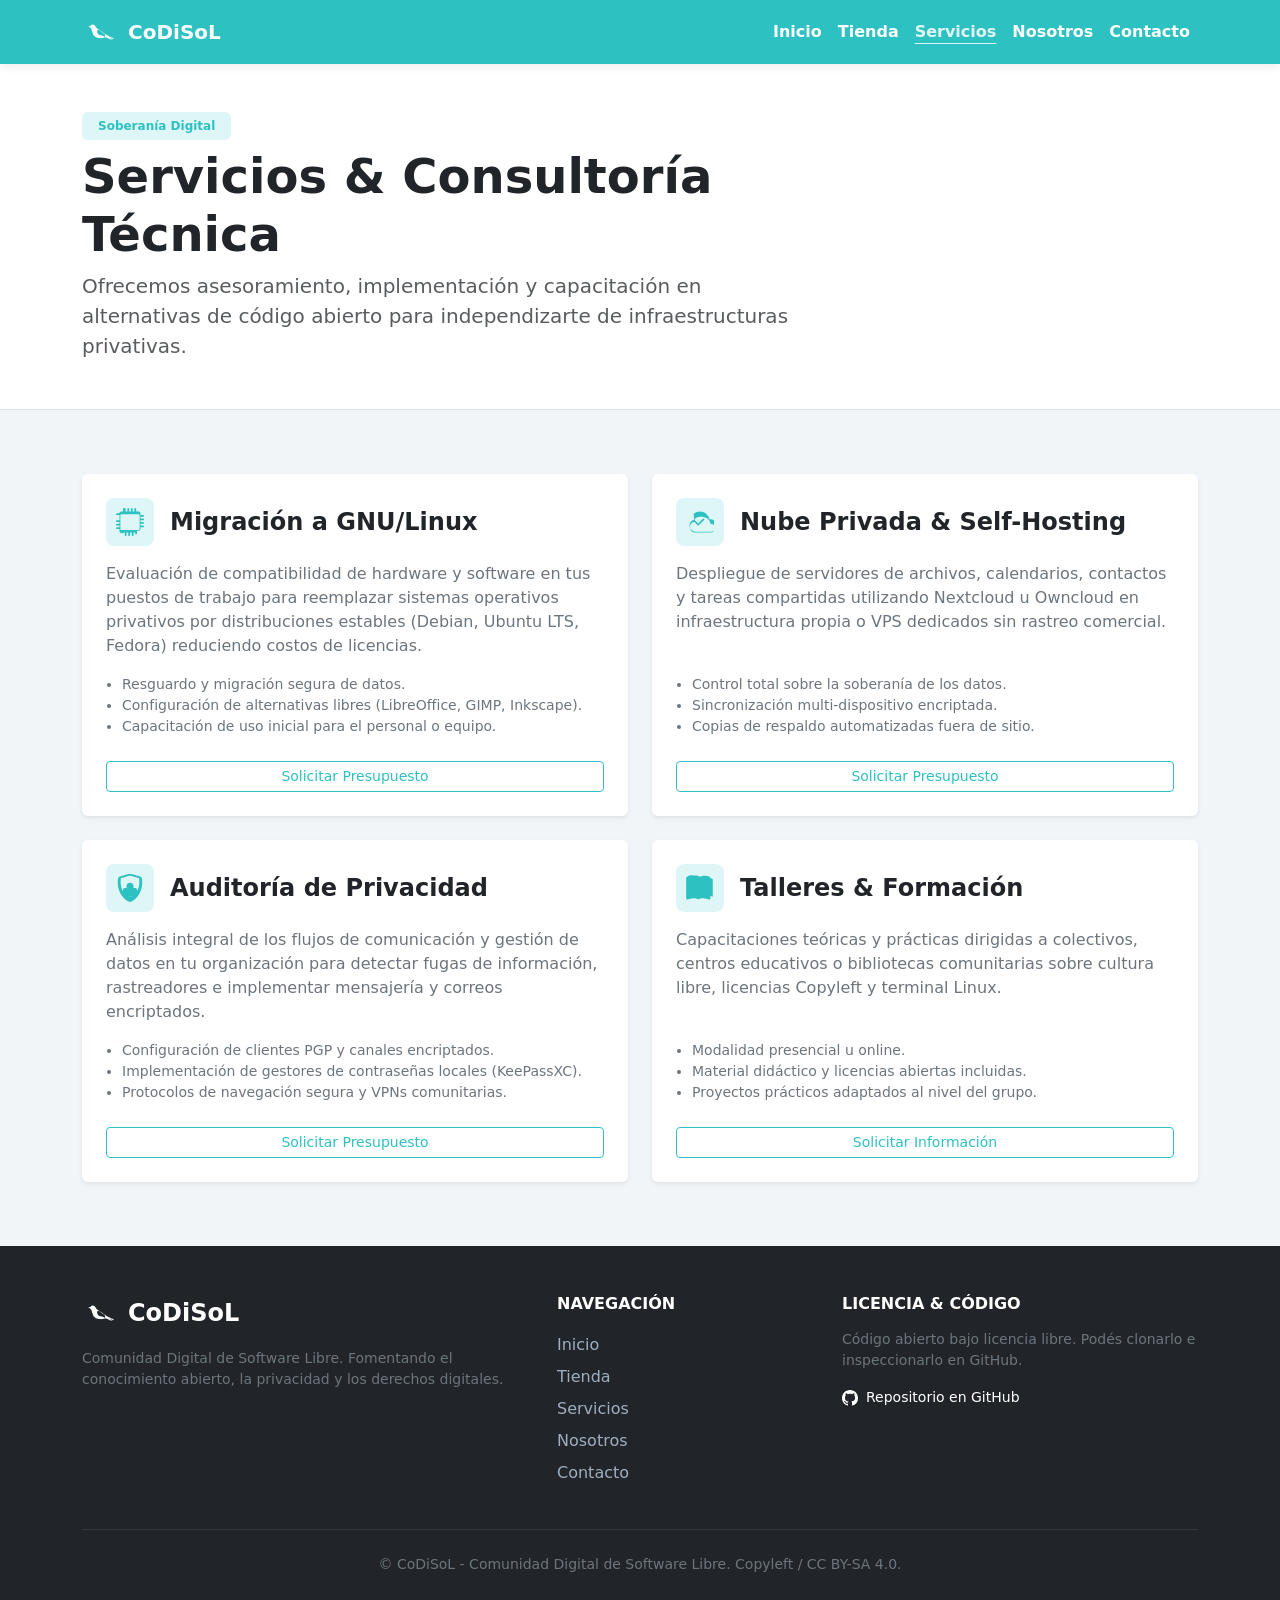
<file: servicios.html>
<!DOCTYPE html>
<html lang="es">
<head>
    <meta charset="UTF-8">
    <meta name="viewport" content="width=device-width, initial-scale=1.0">

    <!-- SEO Básico -->
    <title>Servicios y Consultoría - CoDiSoL</title>
    <meta name="description" content="Servicios de migración a GNU/Linux, auditoría de privacidad, soberanía digital y capacitaciones en software libre para organizaciones y comunidades.">
    <meta name="keywords" content="servicios software libre, migracion linux, consultoria privacidad, hosting etico, capacitacion gnu linux">

    <!-- Open Graph -->
    <meta property="og:title" content="Servicios y Consultoría - CoDiSoL">
    <meta property="og:description" content="Soluciones tecnológicas éticas, privadas y libres para personas y comunidades.">
    <meta property="og:image" content="./img/logo.webp">
    <meta property="og:type" content="website">
    <link rel="icon" type="image/webp" href="./img/logo.webp">

    <!-- Bootstrap 5 CSS CDN -->
    <link href="https://cdn.jsdelivr.net/npm/bootstrap@5.3.3/dist/css/bootstrap.min.css" rel="stylesheet" integrity="sha384-QWTKZyjpPEjISv5WaRU9OFeRpok6YctnYmDr5pNlyT2bRjXh0JMhjY6hW+ALEwIH" crossorigin="anonymous">

    <!-- Estilos Propios -->
    <link rel="stylesheet" href="./css/style.css">

    <!-- Deferred JS -->
    <script src="./js/main.js" defer></script>
</head>
<body>

    <!-- Header / Navbar -->
    <header class="sticky-top">
        <nav class="navbar navbar-expand-lg custom-navbar">
            <div class="container">
                <a class="navbar-brand d-flex align-items-center gap-2" href="index.html">
                    <img src="./img/logo-transparente.webp" alt="Logo de CoDiSoL" class="logo-img">
                    <span class="brand-text fw-bold">CoDiSoL</span>
                </a>

                <button class="navbar-toggler border-0 shadow-none" type="button" data-bs-toggle="collapse" data-bs-target="#navbarNav" aria-controls="navbarNav" aria-expanded="false" aria-label="Toggle navigation">
                    <span class="navbar-toggler-icon"></span>
                </button>

                <div class="collapse navbar-collapse" id="navbarNav">
                    <ul class="navbar-nav ms-auto text-center py-2 py-lg-0 fw-semibold">
                        <li class="nav-item">
                            <a class="nav-link" href="index.html">Inicio</a>
                        </li>
                        <li class="nav-item">
                            <a class="nav-link" href="tienda.html">Tienda</a>
                        </li>
                        <li class="nav-item">
                            <a class="nav-link active" aria-current="page" href="servicios.html">Servicios</a>
                        </li>
                        <li class="nav-item">
                            <a class="nav-link" href="nosotros.html">Nosotros</a>
                        </li>
                        <li class="nav-item">
                            <a class="nav-link" href="contacto.html">Contacto</a>
                        </li>
                    </ul>
                </div>
            </div>
        </nav>
    </header>

    <main>
        <!-- Banner Encabezado -->
        <section class="py-5 bg-white border-bottom">
            <div class="container">
                <div class="row align-items-center">
                    <div class="col-lg-8">
                        <span class="badge bg-celeste-light text-primary-custom mb-2 px-3 py-2 fw-semibold">Soberanía Digital</span>
                        <h1 class="fw-bold text-dark display-5">Servicios & Consultoría Técnica</h1>
                        <p class="text-muted fs-5 mt-2 mb-0">Ofrecemos asesoramiento, implementación y capacitación en alternativas de código abierto para independizarte de infraestructuras privativas.</p>
                    </div>
                </div>
            </div>
        </section>

        <!-- Detalle de Servicios (CSS Grid) -->
        <section class="py-5 bg-light-section">
            <div class="container py-3">
                <div class="services-detail-grid">

                    <!-- Servicio 1 -->
                    <article class="card border-0 shadow-sm service-detail-card h-100">
                        <div class="card-body p-4 d-flex flex-column">
                            <div class="d-flex align-items-center gap-3 mb-3">
                                <div class="service-icon-box">
                                    <svg xmlns="http://www.w3.org/2000/svg" width="28" height="28" fill="currentColor" class="bi bi-cpu" viewBox="0 0 16 16">
                                        <path d="M5 0a.5.5 0 0 1 .5.5V2h1V.5a.5.5 0 0 1 1 0V2h1V.5a.5.5 0 0 1 1 0V2h1V.5a.5.5 0 0 1 1 0V2h.5A1.5 1.5 0 0 1 14 3.5V4h1.5a.5.5 0 0 1 0 1H14v1h1.5a.5.5 0 0 1 0 1H14v1h1.5a.5.5 0 0 1 0 1H14v1h1.5a.5.5 0 0 1 0 1H14v.5a1.5 1.5 0 0 1-1.5 1.5H12v1.5a.5.5 0 0 1-1 0V14h-1v1.5a.5.5 0 0 1-1 0V14h-1v1.5a.5.5 0 0 1-1 0V14h-1v1.5a.5.5 0 0 1-1 0V14h-.5A1.5 1.5 0 0 1 2 12.5V12H.5a.5.5 0 0 1 0-1H2v-1H.5a.5.5 0 0 1 0-1H2v-1H.5a.5.5 0 0 1 0-1H2V4H.5a.5.5 0 0 1 0-1H2v-.5A1.5 1.5 0 0 1 3.5 2H4V.5a.5.5 0 0 1 .5-.5M3 3.5a.5.5 0 0 0-.5.5v8a.5.5 0 0 0 .5.5h10a.5.5 0 0 0 .5-.5V4a.5.5 0 0 0-.5-.5z"/>
                                    </svg>
                                </div>
                                <h2 class="h4 fw-bold m-0 text-dark">Migración a GNU/Linux</h2>
                            </div>
                            <p class="text-secondary flex-grow-1">Evaluación de compatibilidad de hardware y software en tus puestos de trabajo para reemplazar sistemas operativos privativos por distribuciones estables (Debian, Ubuntu LTS, Fedora) reduciendo costos de licencias.</p>
                            <ul class="text-secondary small ps-3 mb-4">
                                <li>Resguardo y migración segura de datos.</li>
                                <li>Configuración de alternativas libres (LibreOffice, GIMP, Inkscape).</li>
                                <li>Capacitación de uso inicial para el personal o equipo.</li>
                            </ul>
                            <a href="contacto.html" class="btn btn-outline-primary-custom btn-sm w-100 mt-auto">Solicitar Presupuesto</a>
                        </div>
                    </article>

                    <!-- Servicio 2 -->
                    <article class="card border-0 shadow-sm service-detail-card h-100">
                        <div class="card-body p-4 d-flex flex-column">
                            <div class="d-flex align-items-center gap-3 mb-3">
                                <div class="service-icon-box">
                                    <svg xmlns="http://www.w3.org/2000/svg" width="28" height="28" fill="currentColor" class="bi bi-cloud-check" viewBox="0 0 16 16">
                                        <path fill-rule="evenodd" d="M10.354 6.146a.5.5 0 0 1 0 .708l-3 3a.5.5 0 0 1-.708 0l-1.5-1.5a.5.5 0 1 1 .708-.708L7 8.793l2.646-2.647a.5.5 0 0 1 .708 0"/>
                                        <path d="M4.406 3.342A5.53 5.53 0 0 1 8 2c2.69 0 4.923 1.93 5.378 4.498A3.5 3.5 0 0 1 14.5 13.5h-9a3.5 3.5 0 0 1-.84-6.898C4.85 5.86 4.316 4.542 4.406 3.342m.132 1.34c-.11 1.053.28 2.22 1.15 3.107l.216.22-.036.307A2.5 2.5 0 0 0 2.5 11.5a2.5 2.5 0 0 0 2.5 2.5h9a2.5 2.5 0 0 0 2.5-2.5 2.5 2.5 0 0 0-2.223-2.482l-.333-.04-.08-.328C13.488 6.4 11.83 5 8 5a4.5 4.5 0 0 0-3.462 1.682z"/>
                                    </svg>
                                </div>
                                <h2 class="h4 fw-bold m-0 text-dark">Nube Privada & Self-Hosting</h2>
                            </div>
                            <p class="text-secondary flex-grow-1">Despliegue de servidores de archivos, calendarios, contactos y tareas compartidas utilizando Nextcloud u Owncloud en infraestructura propia o VPS dedicados sin rastreo comercial.</p>
                            <ul class="text-secondary small ps-3 mb-4">
                                <li>Control total sobre la soberanía de los datos.</li>
                                <li>Sincronización multi-dispositivo encriptada.</li>
                                <li>Copias de respaldo automatizadas fuera de sitio.</li>
                            </ul>
                            <a href="contacto.html" class="btn btn-outline-primary-custom btn-sm w-100 mt-auto">Solicitar Presupuesto</a>
                        </div>
                    </article>

                    <!-- Servicio 3 -->
                    <article class="card border-0 shadow-sm service-detail-card h-100">
                        <div class="card-body p-4 d-flex flex-column">
                            <div class="d-flex align-items-center gap-3 mb-3">
                                <div class="service-icon-box">
                                    <svg xmlns="http://www.w3.org/2000/svg" width="28" height="28" fill="currentColor" class="bi bi-shield-lock" viewBox="0 0 16 16">
                                        <path d="M5.072.56C6.157.265 7.31 0 8 0s1.843.265 2.928.56c1.11.3 2.229.655 2.887.87a1.5 1.5 0 0 1 1.044 1.262c.596 4.477-.787 7.795-2.465 9.99a11.7 11.7 0 0 1-2.517 2.453 7 7 0 0 1-1.048.625c-.28.132-.581.24-.829.24s-.548-.108-.829-.24a7 7 0 0 1-1.048-.625 11.7 11.7 0 0 1-2.517-2.453C1.928 10.487.545 7.169 1.141 2.692A1.5 1.5 0 0 1 2.185 1.43C2.843 1.215 3.962.86 5.072.56M8 1.056c-.444 0-1.288.196-2.285.466-1.026.279-2.062.62-2.61.802a.5.5 0 0 0-.348.42c-.479 3.593.57 6.27 1.83 8.02A9.7 9.7 0 0 0 6.5 12.5a6 6 0 0 0 1.5.5 6 6 0 0 0 1.5-.5 9.7 9.7 0 0 0 1.913-1.736c1.26-1.75 2.309-4.427 1.83-8.02a.5.5 0 0 0-.348-.42c-.548-.182-1.584-.523-2.61-.802C9.288 1.252 8.444 1.056 8 1.056"/>
                                        <path d="M8 5a2 2 0 0 0-2 2v1H5a1 1 0 0 0-1 1v3a1 1 0 0 0 1 1h6a1 1 0 0 0 1-1V9a1 1 0 0 0-1-1h-1V7a2 2 0 0 0-2-2m1 3V7a1 1 0 0 0-2 0v1z"/>
                                    </svg>
                                </div>
                                <h2 class="h4 fw-bold m-0 text-dark">Auditoría de Privacidad</h2>
                            </div>
                            <p class="text-secondary flex-grow-1">Análisis integral de los flujos de comunicación y gestión de datos en tu organización para detectar fugas de información, rastreadores e implementar mensajería y correos encriptados.</p>
                            <ul class="text-secondary small ps-3 mb-4">
                                <li>Configuración de clientes PGP y canales encriptados.</li>
                                <li>Implementación de gestores de contraseñas locales (KeePassXC).</li>
                                <li>Protocolos de navegación segura y VPNs comunitarias.</li>
                            </ul>
                            <a href="contacto.html" class="btn btn-outline-primary-custom btn-sm w-100 mt-auto">Solicitar Presupuesto</a>
                        </div>
                    </article>

                    <!-- Servicio 4 -->
                    <article class="card border-0 shadow-sm service-detail-card h-100">
                        <div class="card-body p-4 d-flex flex-column">
                            <div class="d-flex align-items-center gap-3 mb-3">
                                <div class="service-icon-box">
                                    <svg xmlns="http://www.w3.org/2000/svg" width="28" height="28" fill="currentColor" class="bi bi-journal-code" viewBox="0 0 16 16">
                                        <path d="M11.5 8.5a.5.5 0 0 0 0-1h-5a.5.5 0 0 0 0 1zm0 2.5a.5.5 0 0 0 0-1h-5a.5.5 0 0 0 0 1zm0 2.5a.5.5 0 0 0 0-1h-5a.5.5 0 0 0 0 1z"/>
                                        <path d="M1 2.828v9.923c.918-.35 2.107-.692 3.287-.81 1.094-.111 2.278-.039 3.213.492V2.687c-.935-.53-2.12-.603-3.213-.493C3.107 2.312 1.918 2.654 1 2.828M8.787 2.687v9.996c.935-.53 2.12-.603 3.213-.493 1.18.118 2.369.46 3.287.811V2.828c-.918-.35-2.107-.692-3.287-.81-1.094-.111-2.278-.039-3.213.492zM8 1.783C7.015.936 5.587.81 4.287.94 2.89.1.08 1.497.1 2.213V13.82c0 .415.344.759.76.711 1.034-.124 2.189-.434 3.19-.607 1.002-.172 1.838-.088 2.585.34.254.146.51.146.765 0 .747-.428 1.583-.512 2.585-.34 1.001.173 2.156.483 3.192.607.416.048.76-.296.76-.71V2.213c0-.716-1.393-1.273-2.79-1.273-1.3 0-2.728.126-3.713.973"/>
                                    </svg>
                                </div>
                                <h2 class="h4 fw-bold m-0 text-dark">Talleres & Formación</h2>
                            </div>
                            <p class="text-secondary flex-grow-1">Capacitaciones teóricas y prácticas dirigidas a colectivos, centros educativos o bibliotecas comunitarias sobre cultura libre, licencias Copyleft y terminal Linux.</p>
                            <ul class="text-secondary small ps-3 mb-4">
                                <li>Modalidad presencial u online.</li>
                                <li>Material didáctico y licencias abiertas incluidas.</li>
                                <li>Proyectos prácticos adaptados al nivel del grupo.</li>
                            </ul>
                            <a href="contacto.html" class="btn btn-outline-primary-custom btn-sm w-100 mt-auto">Solicitar Información</a>
                        </div>
                    </article>

                </div>
            </div>
        </section>
    </main>

    <!-- Footer Semántico -->
    <footer class="bg-dark text-white py-5 mt-auto">
        <div class="container">
            <div class="row g-4">
                <div class="col-lg-5 col-md-6">
                    <div class="d-flex align-items-center gap-2 mb-3">
                        <img src="./img/logo-transparente.webp" alt="Logo de CoDiSoL" class="logo-img">
                        <span class="fs-4 fw-bold">CoDiSoL</span>
                    </div>
                    <p class="text-secondary small">Comunidad Digital de Software Libre. Fomentando el conocimiento abierto, la privacidad y los derechos digitales.</p>
                </div>
                <div class="col-lg-3 col-md-6">
                    <h3 class="h6 fw-bold text-uppercase mb-3">Navegación</h3>
                    <ul class="list-unstyled footer-links">
                        <li><a href="index.html">Inicio</a></li>
                        <li><a href="tienda.html">Tienda</a></li>
                        <li><a href="servicios.html">Servicios</a></li>
                        <li><a href="nosotros.html">Nosotros</a></li>
                        <li><a href="contacto.html">Contacto</a></li>
                    </ul>
                </div>
                <div class="col-lg-4 col-md-12">
                    <h3 class="h6 fw-bold text-uppercase mb-3">Licencia & Código</h3>
                    <p class="text-secondary small">Código abierto bajo licencia libre. Podés clonarlo e inspeccionarlo en GitHub.</p>
                    <div>
                        <a href="https://github.com" target="_blank" rel="noopener noreferrer" class="text-white text-decoration-none small d-inline-flex align-items-center gap-2">
                            <svg xmlns="http://www.w3.org/2000/svg" width="16" height="16" fill="currentColor" class="bi bi-github" viewBox="0 0 16 16">
                                <path d="M8 0C3.58 0 0 3.58 0 8c0 3.54 2.29 6.53 5.47 7.59.4.07.55-.17.55-.38 0-.19-.01-.82-.01-1.49-2.01.37-2.53-.49-2.69-.94-.09-.23-.48-.94-.82-1.13-.28-.15-.68-.52-.01-.53.63-.01 1.08.58 1.23.82.72 1.21 1.87.87 2.33.66.07-.52.28-.87.51-1.07-1.78-.2-3.64-.89-3.64-3.95 0-.87.31-1.59.82-2.15-.08-.2-.36-1.02.08-2.12 0 0 .67-.21 2.2.82.64-.18 1.32-.27 2-.27s1.36.09 2 .27c1.53-1.04 2.2-.82 2.2-.82.44 1.1.16 1.92.08 2.12.51.56.82 1.28.82 2.15 0 3.07-1.87 3.75-3.65 3.95.29.25.54.73.54 1.48 0 1.07-.01 1.93-.01 2.2 0 .21.15.46.55.38A8.01 8.01 0 0 0 16 8c0-4.42-3.58-8-8-8"/>
                            </svg>
                            Repositorio en GitHub
                        </a>
                    </div>
                </div>
            </div>
            <hr class="my-4 border-secondary opacity-25">
            <div class="text-center text-secondary small">
                &copy; CoDiSoL - Comunidad Digital de Software Libre. Copyleft / CC BY-SA 4.0.
            </div>
        </div>
    </footer>

    <!-- Bootstrap Bundle JS -->
    <script src="https://cdn.jsdelivr.net/npm/bootstrap@5.3.3/dist/js/bootstrap.bundle.min.js" integrity="sha384-YvpcrYf0tY3lHB60NNkmXc5s9fDVZLESaAA55NDzOxhy9GkcIdslK1eN7N6jIeHz" crossorigin="anonymous"></script>
</body>
</html>
</file>
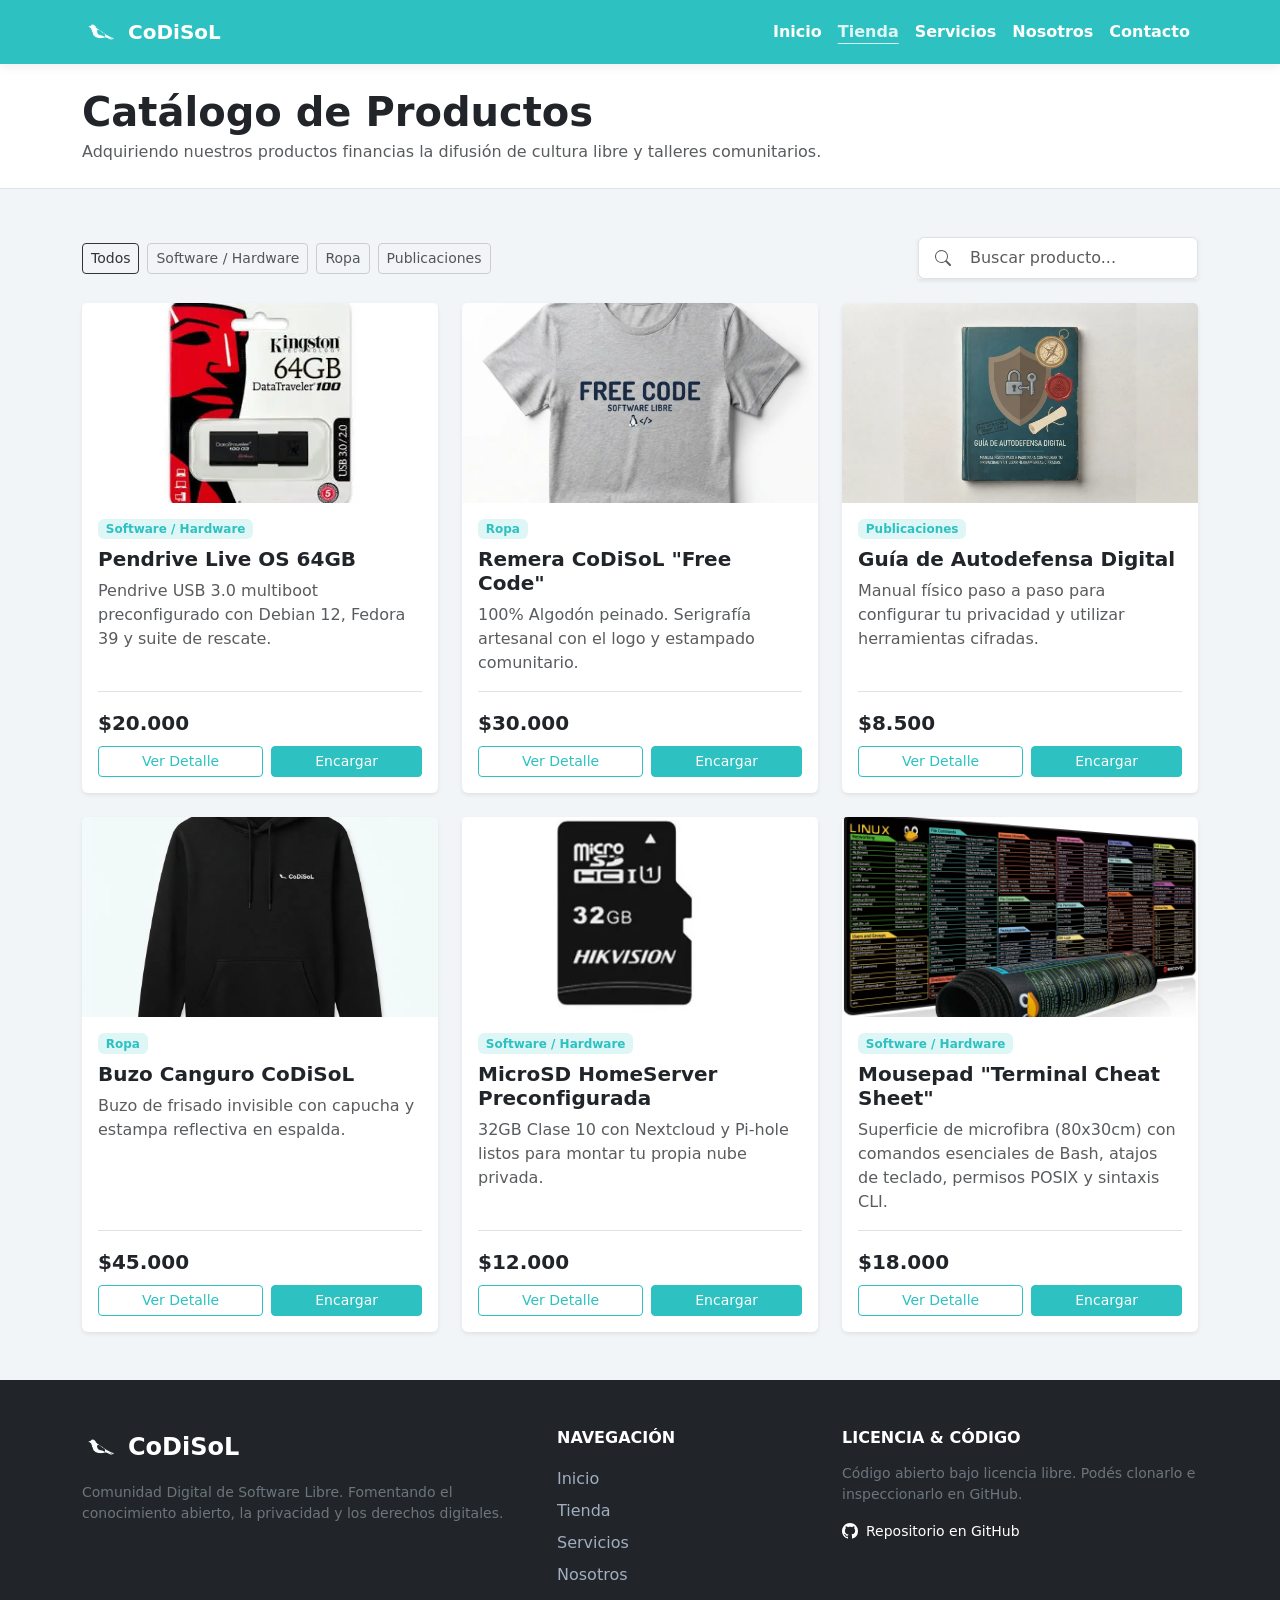
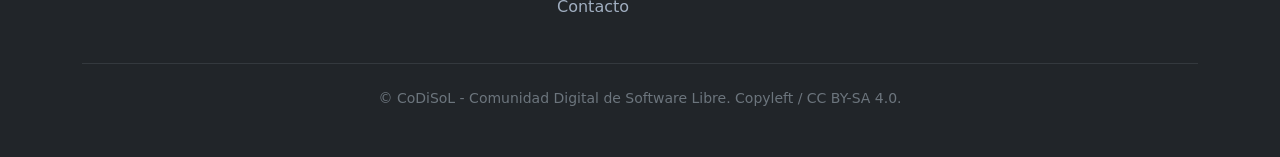
<file: tienda.html>
<!DOCTYPE html>
<html lang="es">
<head>
    <meta charset="UTF-8">
    <meta name="viewport" content="width=device-width, initial-scale=1.0">

    <!-- SEO Básico -->
    <title>Tienda y Catálogo - CoDiSoL</title>
    <meta name="description" content="Catálogo de insumos, merchandising, guías y licencias de CoDiSoL. Financiamos talleres comunitarios de software libre.">
    <meta name="keywords" content="tienda software libre, pendrive linux, remeras linux, libros cultura libre, codisol">

    <!-- Open Graph -->
    <meta property="og:title" content="Tienda CoDiSoL - Insumos y Cultura Libre">
    <meta property="og:description" content="Apoyá la soberanía tecnológica adquiriendo insumos y productos de nuestra comunidad.">
    <meta property="og:image" content="./img/logo.webp">
    <meta property="og:type" content="website">
    <link rel="icon" type="image/webp" href="./img/logo.webp">

    <!-- Bootstrap 5 CSS CDN -->
    <link href="https://cdn.jsdelivr.net/npm/bootstrap@5.3.3/dist/css/bootstrap.min.css" rel="stylesheet" integrity="sha384-QWTKZyjpPEjISv5WaRU9OFeRpok6YctnYmDr5pNlyT2bRjXh0JMhjY6hW+ALEwIH" crossorigin="anonymous">

    <!-- Estilos Propios -->
    <link rel="stylesheet" href="./css/style.css">

    <!-- Deferred JS -->
    <script src="./js/main.js" defer></script>
</head>
<body>

    <!-- Header / Navbar -->
    <header class="sticky-top">
        <nav class="navbar navbar-expand-lg custom-navbar">
            <div class="container">
                <a class="navbar-brand d-flex align-items-center gap-2" href="index.html">
                    <img src="./img/logo-transparente.webp" alt="Logo de CoDiSoL" class="logo-img">
                    <span class="brand-text fw-bold">CoDiSoL</span>
                </a>

                <button class="navbar-toggler border-0 shadow-none" type="button" data-bs-toggle="collapse" data-bs-target="#navbarNav" aria-controls="navbarNav" aria-expanded="false" aria-label="Toggle navigation">
                    <span class="navbar-toggler-icon"></span>
                </button>

                <div class="collapse navbar-collapse" id="navbarNav">
                    <ul class="navbar-nav ms-auto text-center py-2 py-lg-0 fw-semibold">
                        <li class="nav-item">
                            <a class="nav-link" href="index.html">Inicio</a>
                        </li>
                        <li class="nav-item">
                            <a class="nav-link active" aria-current="page" href="tienda.html">Tienda</a>
                        </li>
                        <li class="nav-item">
                            <a class="nav-link" href="servicios.html">Servicios</a>
                        </li>
                        <li class="nav-item">
                            <a class="nav-link" href="nosotros.html">Nosotros</a>
                        </li>
                        <li class="nav-item">
                            <a class="nav-link" href="contacto.html">Contacto</a>
                        </li>
                    </ul>
                </div>
            </div>
        </nav>
    </header>

    <main>
        <!-- Encabezado de la Sección -->
        <section class="py-4 bg-white border-bottom">
            <div class="container">
                <h1 class="fw-bold text-dark m-0">Catálogo de Productos</h1>
                <p class="text-muted mt-1 mb-0">Adquiriendo nuestros productos financias la difusión de cultura libre y talleres comunitarios.</p>
            </div>
        </section>

        <!-- Filtros + Grilla de Catálogo -->
        <section class="py-5 bg-light-section">
            <div class="container">

                <!-- Barra de Control: Filtros (Izquierda) + Buscador (Derecha) -->
                <div class="row align-items-center g-3 mb-4">

                    <!-- Filtros por Categoría (Extremo Izquierdo) -->
                    <div class="col-12 col-md-auto">
                        <nav aria-label="Filtros de catálogo">
                            <div class="d-flex flex-wrap gap-2 filter-buttons">
                                <button type="button" class="btn btn-sm btn-primary-custom filter-btn active" data-filter="all">Todos</button>
                                <button type="button" class="btn btn-sm btn-outline-secondary filter-btn" data-filter="software">Software / Hardware</button>
                                <button type="button" class="btn btn-sm btn-outline-secondary filter-btn" data-filter="ropa">Ropa</button>
                                <button type="button" class="btn btn-sm btn-outline-secondary filter-btn" data-filter="publicaciones">Publicaciones</button>
                            </div>
                        </nav>
                    </div>

                    <!-- Buscador de Productos (Extremo Derecho) -->
                    <div class="col-12 col-md-auto ms-md-auto">
                        <div class="input-group shadow-sm" style="min-width: 280px; max-width: 340px;">
                            <span class="input-group-text bg-white border-end-0 text-muted ps-3">
                                <svg xmlns="http://www.w3.org/2000/svg" width="16" height="16" fill="currentColor" class="bi bi-search" viewBox="0 0 16 16">
                                    <path d="M11.742 10.344a6.5 6.5 0 1 0-1.397 1.398h-.001q.044.06.098.115l3.85 3.85a1 1 0 0 0 1.415-1.414l-3.85-3.85a1 1 0 0 0-.115-.1zM12 6.5a5.5 5.5 0 1 1-11 0 5.5 5.5 0 0 1 11 0"/>
                                </svg>
                            </span>
                            <input type="text" id="storeSearchInput" class="form-control border-start-0 py-2 ps-2" placeholder="Buscar producto..." aria-label="Buscar productos en la tienda">
                        </div>
                    </div>

                </div>

                <!-- Mensaje cuando no hay resultados -->
                <div id="noResultsMessage" class="text-center py-5 d-none">
                    <p class="text-muted fs-5 mb-1">No se encontraron productos que coincidan con tu búsqueda.</p>
                    <small class="text-secondary">Proba buscando con otros términos como "mousepad", "remera" o seleccionando "Todos".</small>
                </div>

                <!-- Grilla de Productos (CSS Grid) -->
                <div class="products-grid" id="catalog-grid">

                    <!-- Producto 1: Software/Hardware -->
                    <article class="card product-card shadow-sm border-0" data-category="software">
                        <img src="./img/pendrive.webp" class="card-img-top" alt="Pendrive Live OS 64GB CoDiSoL">
                        <div class="card-body d-flex flex-column">
                            <span class="badge bg-celeste-light text-primary-custom mb-2 align-self-start">Software / Hardware</span>
                            <h2 class="card-title h5 fw-bold">Pendrive Live OS 64GB</h2>
                            <p class="card-text text-muted flex-grow-1">Pendrive USB 3.0 multiboot preconfigurado con Debian 12, Fedora 39 y suite de rescate.</p>
                            <div class="mt-auto pt-3 border-top">
                                <div class="d-flex justify-content-between align-items-center mb-2">
                                    <span class="fs-5 fw-bold text-dark">$20.000</span>
                                </div>
                                <div class="d-flex gap-2">
                                    <button type="button" class="btn btn-outline-primary-custom btn-sm flex-fill" data-bs-toggle="modal" data-bs-target="#productDetailModal">Ver Detalle</button>
                                    <a href="contacto.html" class="btn btn-primary-custom btn-sm flex-fill text-center">Encargar</a>
                                </div>
                            </div>
                        </div>
                    </article>

                    <!-- Producto 2: Ropa -->
                    <article class="card product-card shadow-sm border-0" data-category="ropa">
                        <img src="./img/remera.webp" class="card-img-top" alt="Remera CoDiSoL Free Code">
                        <div class="card-body d-flex flex-column">
                            <span class="badge bg-celeste-light text-primary-custom mb-2 align-self-start">Ropa</span>
                            <h2 class="card-title h5 fw-bold">Remera CoDiSoL "Free Code"</h2>
                            <p class="card-text text-muted flex-grow-1">100% Algodón peinado. Serigrafía artesanal con el logo y estampado comunitario.</p>
                            <div class="mt-auto pt-3 border-top">
                                <div class="d-flex justify-content-between align-items-center mb-2">
                                    <span class="fs-5 fw-bold text-dark">$30.000</span>
                                </div>
                                <div class="d-flex gap-2">
                                    <button type="button" class="btn btn-outline-primary-custom btn-sm flex-fill" data-bs-toggle="modal" data-bs-target="#productDetailModal">Ver Detalle</button>
                                    <a href="contacto.html" class="btn btn-primary-custom btn-sm flex-fill text-center">Encargar</a>
                                </div>
                            </div>
                        </div>
                    </article>

                    <!-- Producto 3: Publicaciones -->
                    <article class="card product-card shadow-sm border-0" data-category="publicaciones">
                        <img src="./img/guia.webp" class="card-img-top" alt="Guía de Autodefensa Digital">
                        <div class="card-body d-flex flex-column">
                            <span class="badge bg-celeste-light text-primary-custom mb-2 align-self-start">Publicaciones</span>
                            <h2 class="card-title h5 fw-bold">Guía de Autodefensa Digital</h2>
                            <p class="card-text text-muted flex-grow-1">Manual físico paso a paso para configurar tu privacidad y utilizar herramientas cifradas.</p>
                            <div class="mt-auto pt-3 border-top">
                                <div class="d-flex justify-content-between align-items-center mb-2">
                                    <span class="fs-5 fw-bold text-dark">$8.500</span>
                                </div>
                                <div class="d-flex gap-2">
                                    <button type="button" class="btn btn-outline-primary-custom btn-sm flex-fill" data-bs-toggle="modal" data-bs-target="#productDetailModal">Ver Detalle</button>
                                    <a href="contacto.html" class="btn btn-primary-custom btn-sm flex-fill text-center">Encargar</a>
                                </div>
                            </div>
                        </div>
                    </article>

                    <!-- Producto 4: Ropa -->
                    <article class="card product-card shadow-sm border-0" data-category="ropa">
                        <img src="./img/buzo.webp" class="card-img-top" alt="Buzo Canguro Tux / CoDiSoL">
                        <div class="card-body d-flex flex-column">
                            <span class="badge bg-celeste-light text-primary-custom mb-2 align-self-start">Ropa</span>
                            <h2 class="card-title h5 fw-bold">Buzo Canguro CoDiSoL</h2>
                            <p class="card-text text-muted flex-grow-1">Buzo de frisado invisible con capucha y estampa reflectiva en espalda.</p>
                            <div class="mt-auto pt-3 border-top">
                                <div class="d-flex justify-content-between align-items-center mb-2">
                                    <span class="fs-5 fw-bold text-dark">$45.000</span>
                                </div>
                                <div class="d-flex gap-2">
                                    <button type="button" class="btn btn-outline-primary-custom btn-sm flex-fill" data-bs-toggle="modal" data-bs-target="#productDetailModal">Ver Detalle</button>
                                    <a href="contacto.html" class="btn btn-primary-custom btn-sm flex-fill text-center">Encargar</a>
                                </div>
                            </div>
                        </div>
                    </article>

                    <!-- Producto 5: Software/Hardware -->
                    <article class="card product-card shadow-sm border-0" data-category="software">
                        <img src="./img/sd.webp" class="card-img-top" alt="Tarjeta MicroSD Raspberry Pi con Home Server">
                        <div class="card-body d-flex flex-column">
                            <span class="badge bg-celeste-light text-primary-custom mb-2 align-self-start">Software / Hardware</span>
                            <h2 class="card-title h5 fw-bold">MicroSD HomeServer Preconfigurada</h2>
                            <p class="card-text text-muted flex-grow-1">32GB Clase 10 con Nextcloud y Pi-hole listos para montar tu propia nube privada.</p>
                            <div class="mt-auto pt-3 border-top">
                                <div class="d-flex justify-content-between align-items-center mb-2">
                                    <span class="fs-5 fw-bold text-dark">$12.000</span>
                                </div>
                                <div class="d-flex gap-2">
                                    <button type="button" class="btn btn-outline-primary-custom btn-sm flex-fill" data-bs-toggle="modal" data-bs-target="#productDetailModal">Ver Detalle</button>
                                    <a href="contacto.html" class="btn btn-primary-custom btn-sm flex-fill text-center">Encargar</a>
                                </div>
                            </div>
                        </div>
                    </article>

                    <!-- Producto 6: Software/Hardware -->
                    <article class="card product-card shadow-sm border-0" data-category="software">
                        <img src="./img/mousepad.webp" class="card-img-top" alt="Mousepad con comandos de terminal Bash y Linux">
                        <div class="card-body d-flex flex-column">
                            <span class="badge bg-celeste-light text-primary-custom mb-2 align-self-start">Software / Hardware</span>
                            <h2 class="card-title h5 fw-bold">Mousepad "Terminal Cheat Sheet"</h2>
                            <p class="card-text text-muted flex-grow-1">Superficie de microfibra (80x30cm) con comandos esenciales de Bash, atajos de teclado, permisos POSIX y sintaxis CLI.</p>
                            <div class="mt-auto pt-3 border-top">
                                <div class="d-flex justify-content-between align-items-center mb-2">
                                    <span class="fs-5 fw-bold text-dark">$18.000</span>
                                </div>
                                <div class="d-flex gap-2">
                                    <button type="button" class="btn btn-outline-primary-custom btn-sm flex-fill" data-bs-toggle="modal" data-bs-target="#productDetailModal">Ver Detalle</button>
                                    <a href="contacto.html" class="btn btn-primary-custom btn-sm flex-fill text-center">Encargar</a>
                                </div>
                            </div>
                        </div>
                    </article>

                </div>
            </div>
        </section>

        <!-- Modal Genérico de Detalle de Producto -->
        <div class="modal fade" id="productDetailModal" tabindex="-1" aria-labelledby="productDetailModalLabel" aria-hidden="true">
            <div class="modal-dialog modal-dialog-centered">
                <div class="modal-content border-0 shadow">
                    <div class="modal-header border-0 pb-0">
                        <h1 class="modal-title fs-5 fw-bold" id="productDetailModalLabel">Información del Producto</h1>
                        <button type="button" class="btn-close" data-bs-dismiss="modal" aria-label="Cerrar"></button>
                    </div>
                    <div class="modal-body">
                        <p class="text-secondary">Todos los insumos de la tienda son distribuidos por el colectivo CoDiSoL para sostener la infraestructura y los talleres comunitarios de software libre.</p>
                        <ul class="text-secondary small ps-3">
                            <li><strong>Disponibilidad:</strong> Stock permanente / Producción a pedido.</li>
                            <li><strong>Envíos:</strong> Retiro en puntos comunitarios locales o envío a coordinar.</li>
                            <li><strong>Garantía:</strong> Soporte directo de la comunidad.</li>
                        </ul>
                    </div>
                    <div class="modal-footer border-0">
                        <button type="button" class="btn btn-secondary btn-sm" data-bs-dismiss="modal">Cerrar</button>
                        <a href="contacto.html" class="btn btn-primary-custom btn-sm">Ir a Formulario de Pedido</a>
                    </div>
                </div>
            </div>
        </div>
    </main>

    <!-- Footer Semántico -->
    <footer class="bg-dark text-white py-5 mt-auto">
        <div class="container">
            <div class="row g-4">
                <div class="col-lg-5 col-md-6">
                    <div class="d-flex align-items-center gap-2 mb-3">
                        <img src="./img/logo-transparente.webp" alt="Logo de CoDiSoL" class="logo-img">
                        <span class="fs-4 fw-bold">CoDiSoL</span>
                    </div>
                    <p class="text-secondary small">Comunidad Digital de Software Libre. Fomentando el conocimiento abierto, la privacidad y los derechos digitales.</p>
                </div>
                <div class="col-lg-3 col-md-6">
                    <h3 class="h6 fw-bold text-uppercase mb-3">Navegación</h3>
                    <ul class="list-unstyled footer-links">
                        <li><a href="index.html">Inicio</a></li>
                        <li><a href="tienda.html">Tienda</a></li>
                        <li><a href="servicios.html">Servicios</a></li>
                        <li><a href="nosotros.html">Nosotros</a></li>
                        <li><a href="contacto.html">Contacto</a></li>
                    </ul>
                </div>
                <div class="col-lg-4 col-md-12">
                    <h3 class="h6 fw-bold text-uppercase mb-3">Licencia & Código</h3>
                    <p class="text-secondary small">Código abierto bajo licencia libre. Podés clonarlo e inspeccionarlo en GitHub.</p>
                    <div>
                        <a href="https://github.com" target="_blank" rel="noopener noreferrer" class="text-white text-decoration-none small d-inline-flex align-items-center gap-2">
                            <svg xmlns="http://www.w3.org/2000/svg" width="16" height="16" fill="currentColor" class="bi bi-github" viewBox="0 0 16 16">
                                <path d="M8 0C3.58 0 0 3.58 0 8c0 3.54 2.29 6.53 5.47 7.59.4.07.55-.17.55-.38 0-.19-.01-.82-.01-1.49-2.01.37-2.53-.49-2.69-.94-.09-.23-.48-.94-.82-1.13-.28-.15-.68-.52-.01-.53.63-.01 1.08.58 1.23.82.72 1.21 1.87.87 2.33.66.07-.52.28-.87.51-1.07-1.78-.2-3.64-.89-3.64-3.95 0-.87.31-1.59.82-2.15-.08-.2-.36-1.02.08-2.12 0 0 .67-.21 2.2.82.64-.18 1.32-.27 2-.27s1.36.09 2 .27c1.53-1.04 2.2-.82 2.2-.82.44 1.1.16 1.92.08 2.12.51.56.82 1.28.82 2.15 0 3.07-1.87 3.75-3.65 3.95.29.25.54.73.54 1.48 0 1.07-.01 1.93-.01 2.2 0 .21.15.46.55.38A8.01 8.01 0 0 0 16 8c0-4.42-3.58-8-8-8"/>
                            </svg>
                            Repositorio en GitHub
                        </a>
                    </div>
                </div>
            </div>
            <hr class="my-4 border-secondary opacity-25">
            <div class="text-center text-secondary small">
                &copy; CoDiSoL - Comunidad Digital de Software Libre. Copyleft / CC BY-SA 4.0.
            </div>
        </div>
    </footer>

    <!-- Bootstrap Bundle JS -->
    <script src="https://cdn.jsdelivr.net/npm/bootstrap@5.3.3/dist/js/bootstrap.bundle.min.js" integrity="sha384-YvpcrYf0tY3lHB60NNkmXc5s9fDVZLESaAA55NDzOxhy9GkcIdslK1eN7N6jIeHz" crossorigin="anonymous"></script>
</body>
</html>
</file>
<file: css/style.css>
:root {
    --brand-celeste: #2dc1c1;
    --brand-celeste-hover: #24a1a1;
    --brand-dark: #1b2e3b;
    --brand-light: #f8f9fa;
    --text-color: #333333;
}

body {
    font-family: "Adwaita Sans", "Free Sans", system-ui, -apple-system, sans-serif;
    color: var(--text-color);
    background-color: var(--brand-light);
    margin: 0;
    padding: 0;
    display: flex;
    flex-direction: column;
    min-height: 100vh;
}

/* Navbar Personalizada */
.custom-navbar {
    background-color: var(--brand-celeste);
    box-shadow: 0 2px 10px rgba(0, 0, 0, 0.08);
}

.custom-navbar .navbar-brand,
.custom-navbar .nav-link {
    color: #ffffff !important;
    transition: opacity 0.2s ease-in-out;
}

.custom-navbar .nav-link:hover,
.custom-navbar .nav-link.active {
    opacity: 0.85;
    text-decoration: underline;
    text-underline-offset: 6px;
}

.logo-img {
    height: 38px;
    width: auto;
}

.custom-navbar .navbar-toggler-icon {
    filter: invert(1);
}

/* Hero Section */
.hero-slide-1, .hero-slide-2 {
    background: linear-gradient(135deg, var(--brand-celeste) 0%, var(--brand-dark) 100%);
    min-height: 380px;
    display: flex;
    align-items: center;
}

/* Botones con color institucional */
.btn-primary-custom {
    background-color: var(--brand-celeste);
    border-color: var(--brand-celeste);
    color: #ffffff;
}

.btn-primary-custom:hover {
    background-color: var(--brand-celeste-hover);
    border-color: var(--brand-celeste-hover);
    color: #ffffff;
}

.btn-outline-primary-custom {
    color: var(--brand-celeste);
    border-color: var(--brand-celeste);
}

.btn-outline-primary-custom:hover {
    background-color: var(--brand-celeste);
    color: #ffffff;
}

.text-primary-custom {
    color: var(--brand-celeste) !important;
}

.bg-celeste-light {
    background-color: rgba(45, 193, 193, 0.15);
}

.bg-light-section {
    background-color: #f1f5f8;
}

/* Grilla de Servicios (CSS Grid) */
.services-grid {
    display: grid;
    grid-template-columns: repeat(1, 1fr);
    gap: 1.5rem;
}

@media (min-width: 768px) {
    .services-grid {
        grid-template-columns: repeat(3, 1fr);
    }
}

.service-card {
    background: #ffffff;
    padding: 2rem;
    border-radius: 8px;
    border: 1px solid #e9ecef;
    transition: transform 0.2s ease, box-shadow 0.2s ease;
}

.service-card:hover {
    transform: translateY(-4px);
    box-shadow: 0 8px 20px rgba(0,0,0,0.06);
}

.icon-wrapper {
    color: var(--brand-celeste);
}

/* Grilla de Productos (CSS Grid Mobile-First) */
.products-grid {
    display: grid;
    grid-template-columns: repeat(1, 1fr);
    gap: 1.5rem;
}

@media (min-width: 576px) {
    .products-grid {
        grid-template-columns: repeat(2, 1fr);
    }
}

@media (min-width: 992px) {
    .products-grid {
        grid-template-columns: repeat(3, 1fr);
    }
}

.product-card {
    transition: transform 0.2s ease;
}

.product-card:hover {
    transform: translateY(-4px);
}

.product-card img {
    height: 200px;
    object-fit: cover;
    background-color: #e2e8f0;
}

/* Footer Links */
.footer-links a {
    color: #a0aec0;
    text-decoration: none;
    line-height: 2;
    transition: color 0.2s;
}

.footer-links a:hover {
    color: #ffffff;
}

/* Botones de filtro del catálogo */
.filter-buttons .btn {
    transition: all 0.2s ease;
}

.filter-buttons .btn-outline-secondary {
    color: #555555;
    border-color: #cccccc;
}

.filter-buttons .btn-outline-secondary:hover {
    background-color: #e9ecef;
    color: #222222;
}

/* Grilla de Servicios Detallados */
.services-detail-grid {
    display: grid;
    grid-template-columns: repeat(1, 1fr);
    gap: 1.5rem;
}

@media (min-width: 768px) {
    .services-detail-grid {
        grid-template-columns: repeat(2, 1fr);
    }
}

.service-icon-box {
    width: 48px;
    height: 48px;
    background-color: rgba(45, 193, 193, 0.15);
    color: var(--brand-celeste);
    border-radius: 8px;
    display: flex;
    align-items: center;
    justify-content: center;
    flex-shrink: 0;
}

.service-detail-card {
    transition: transform 0.2s ease, box-shadow 0.2s ease;
}

.service-detail-card:hover {
    transform: translateY(-3px);
    box-shadow: 0 8px 24px rgba(0, 0, 0, 0.08) !important;
}

/* Grilla de Misión, Visión y Valores */
.about-pillars-grid {
    display: grid;
    grid-template-columns: repeat(1, 1fr);
    gap: 1.5rem;
}

@media (min-width: 768px) {
    .about-pillars-grid {
        grid-template-columns: repeat(3, 1fr);
    }
}

.pillar-icon {
    color: var(--brand-celeste);
}

/* Grilla del Equipo de Trabajo (CSS Grid) */
.team-grid {
    display: grid;
    grid-template-columns: repeat(1, 1fr);
    gap: 1.5rem;
}

@media (min-width: 576px) {
    .team-grid {
        grid-template-columns: repeat(2, 1fr);
    }
}

@media (min-width: 992px) {
    .team-grid {
        grid-template-columns: repeat(3, 1fr);
    }
}

.team-avatar {
    width: 100px;
    height: 100px;
    border-radius: 50%;
    object-fit: cover;
    border: 3px solid var(--brand-celeste);
    background-color: #e2e8f0;
}

.team-card {
    transition: transform 0.2s ease;
}

.team-card:hover {
    transform: translateY(-4px);
}

/* Íconos de la página de Contacto */
.contact-icon-box {
    width: 42px;
    height: 42px;
    background-color: rgba(45, 193, 193, 0.15);
    color: var(--brand-celeste);
    border-radius: 50%;
    display: flex;
    align-items: center;
    justify-content: center;
    flex-shrink: 0;
}
</file>
